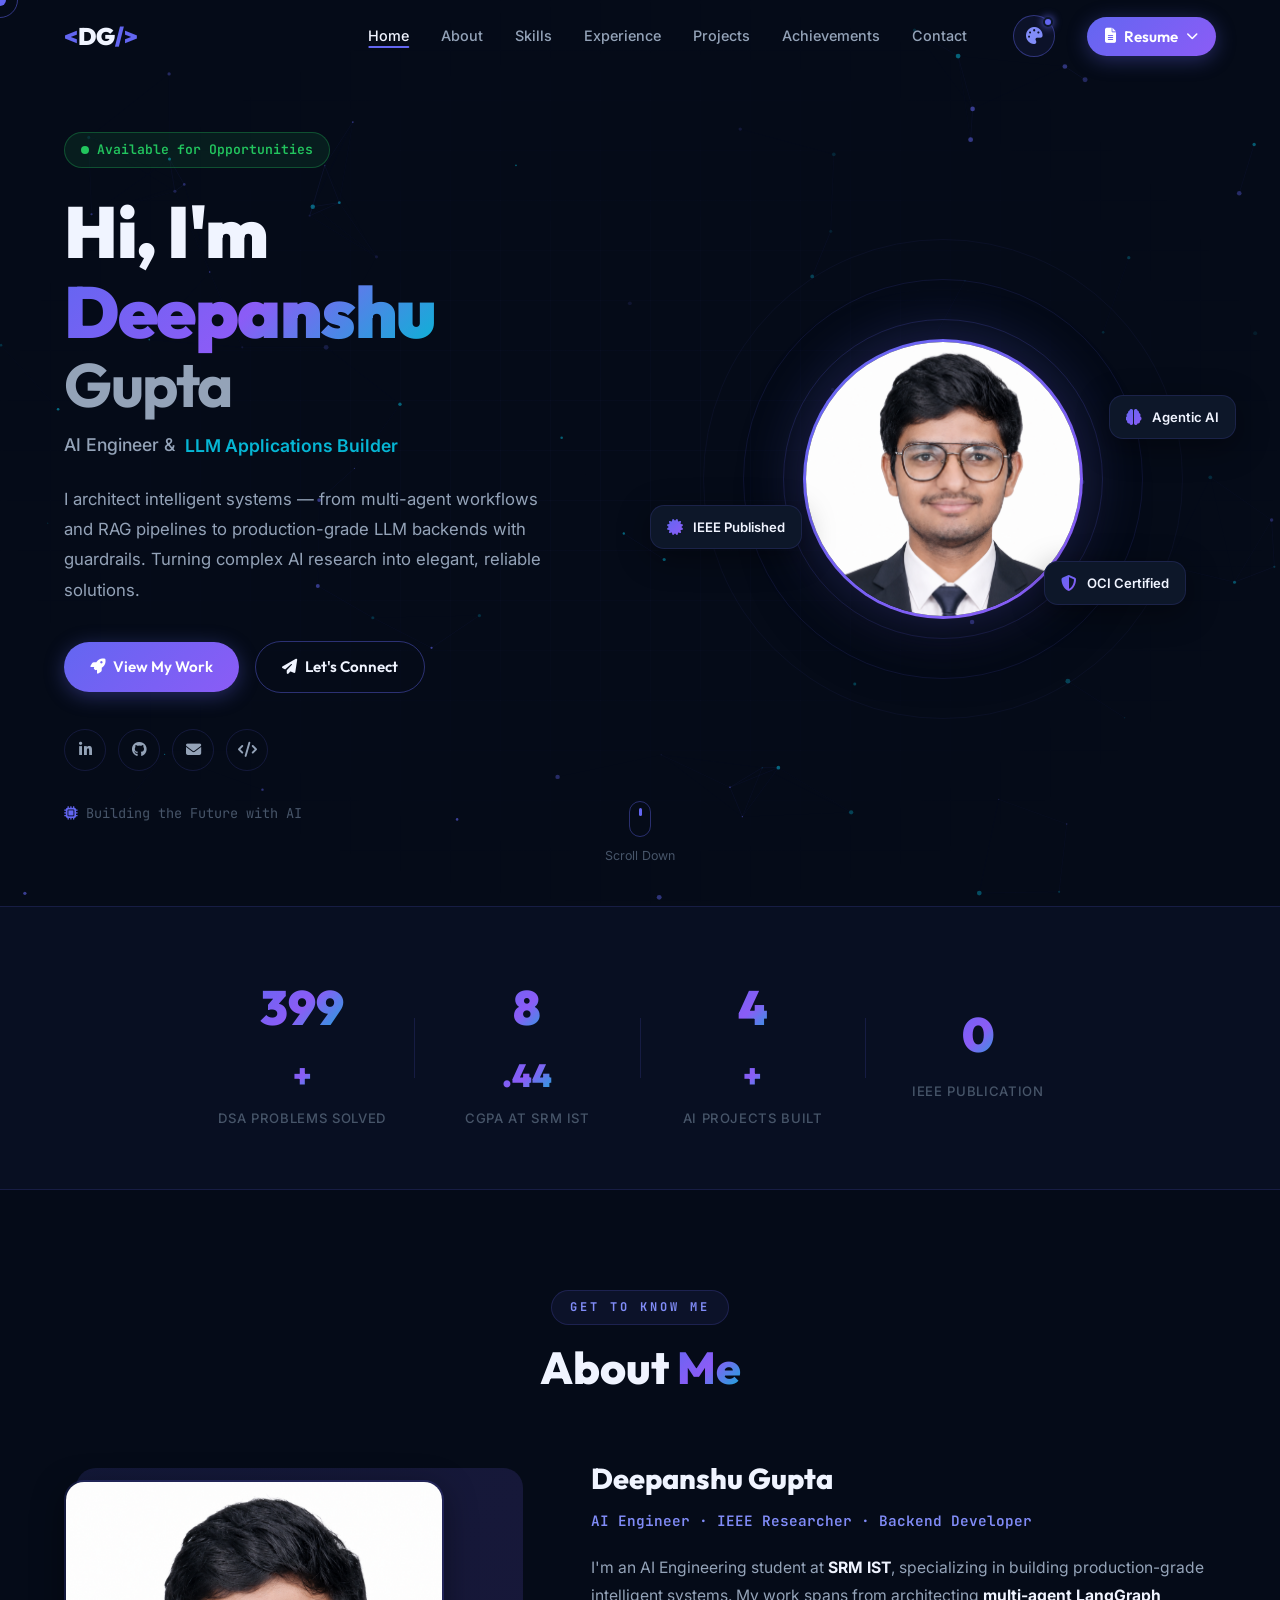
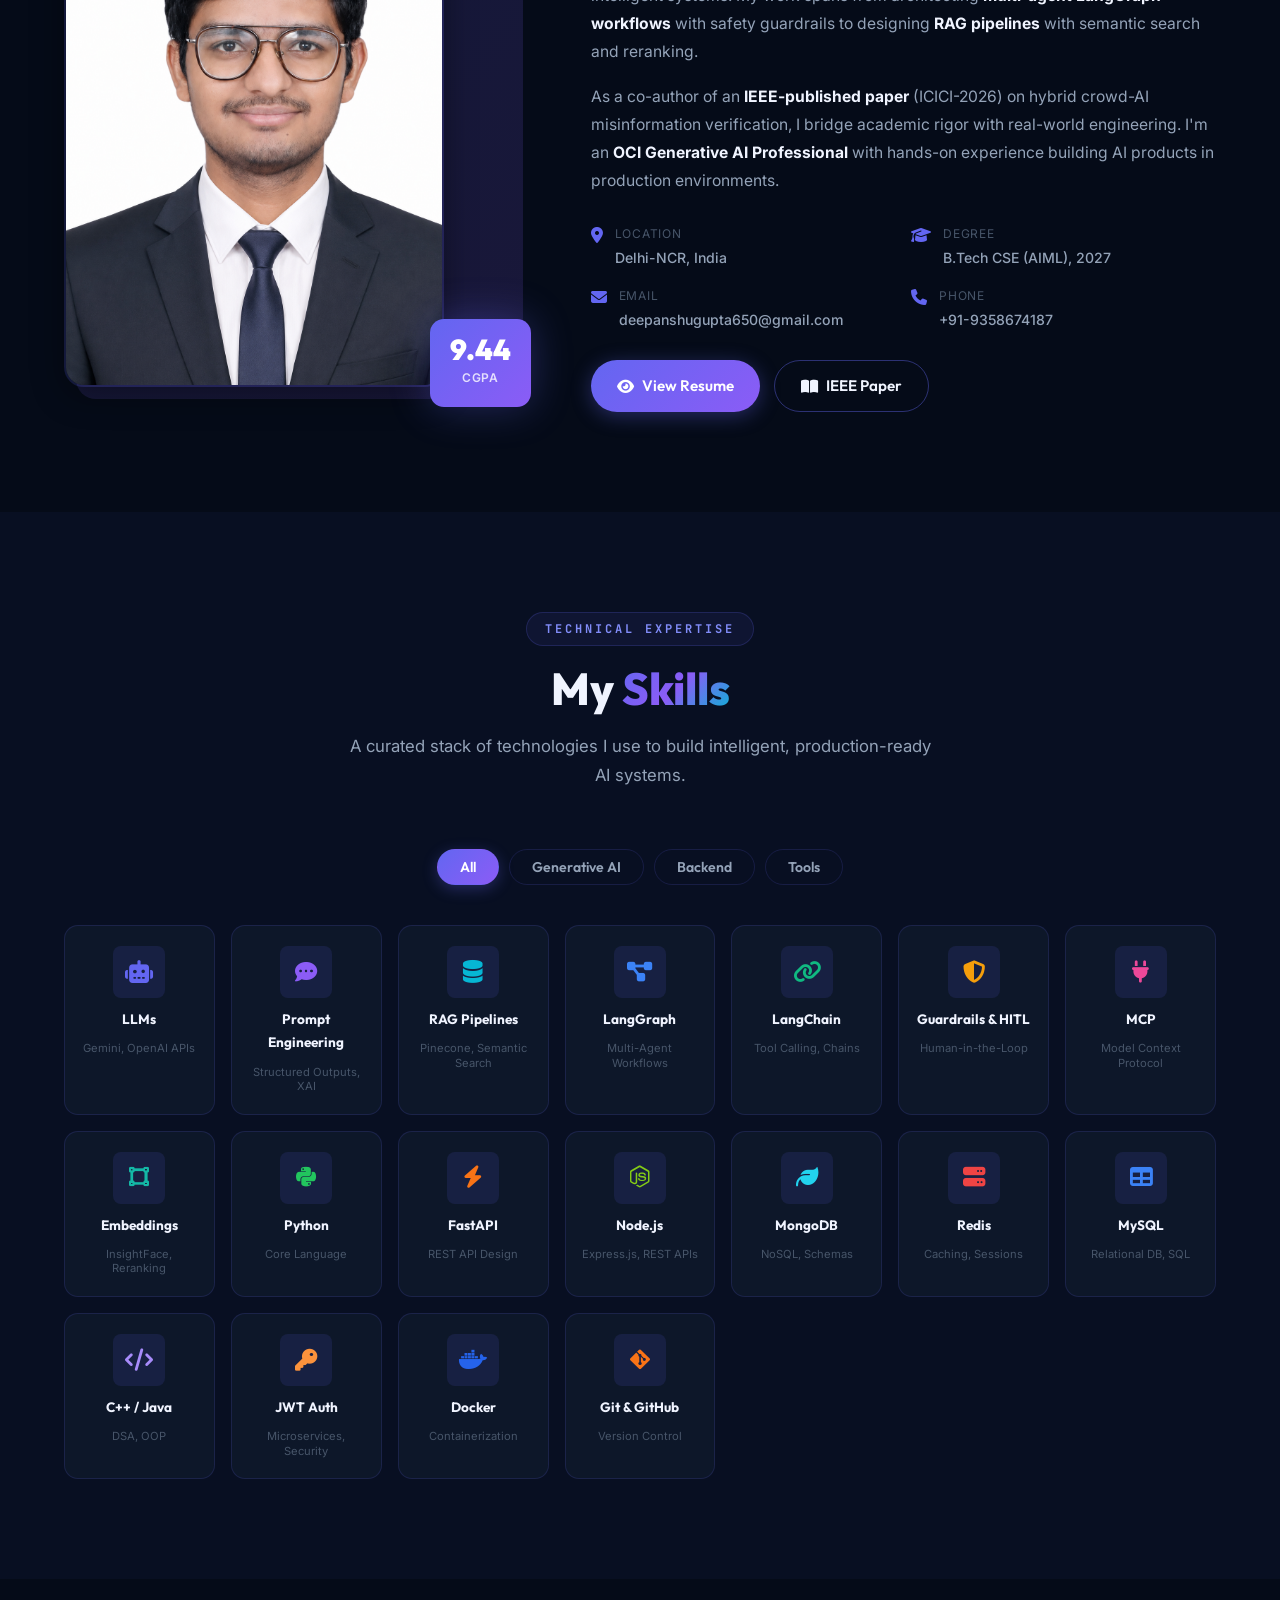
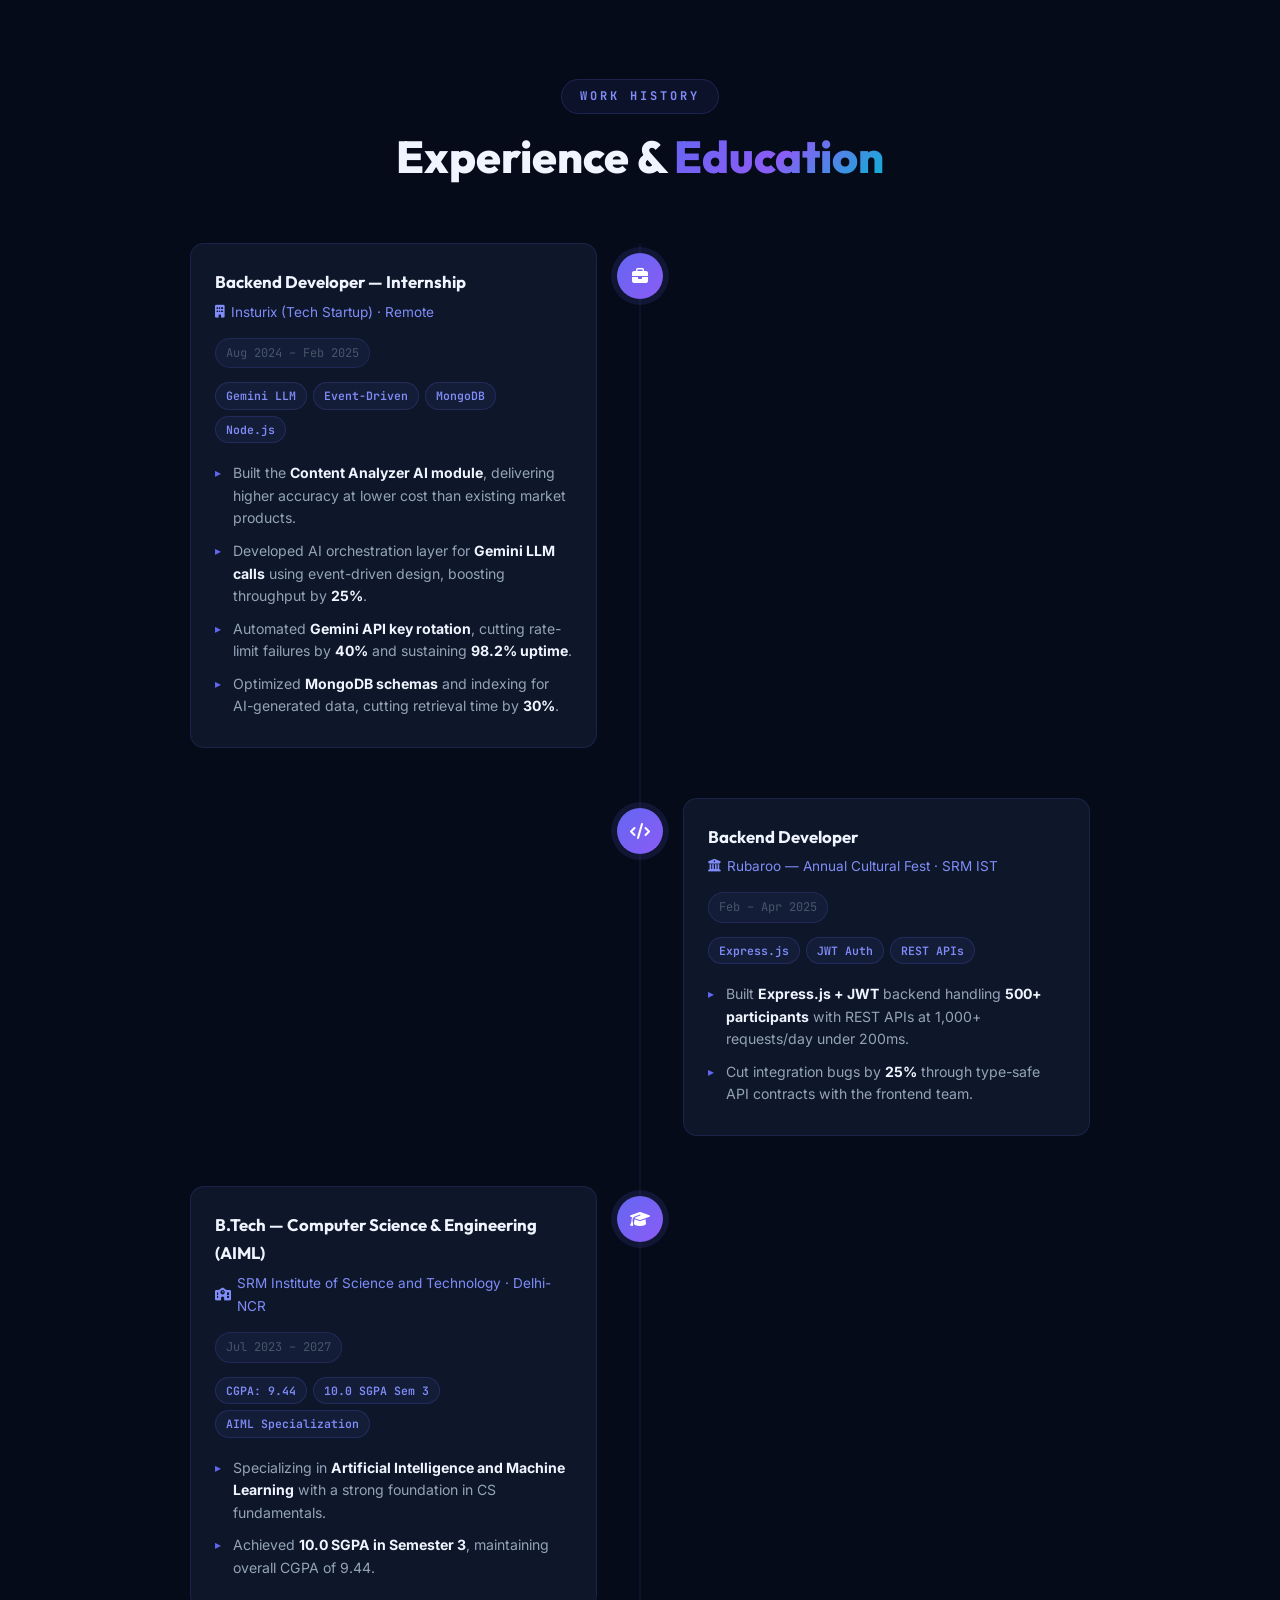
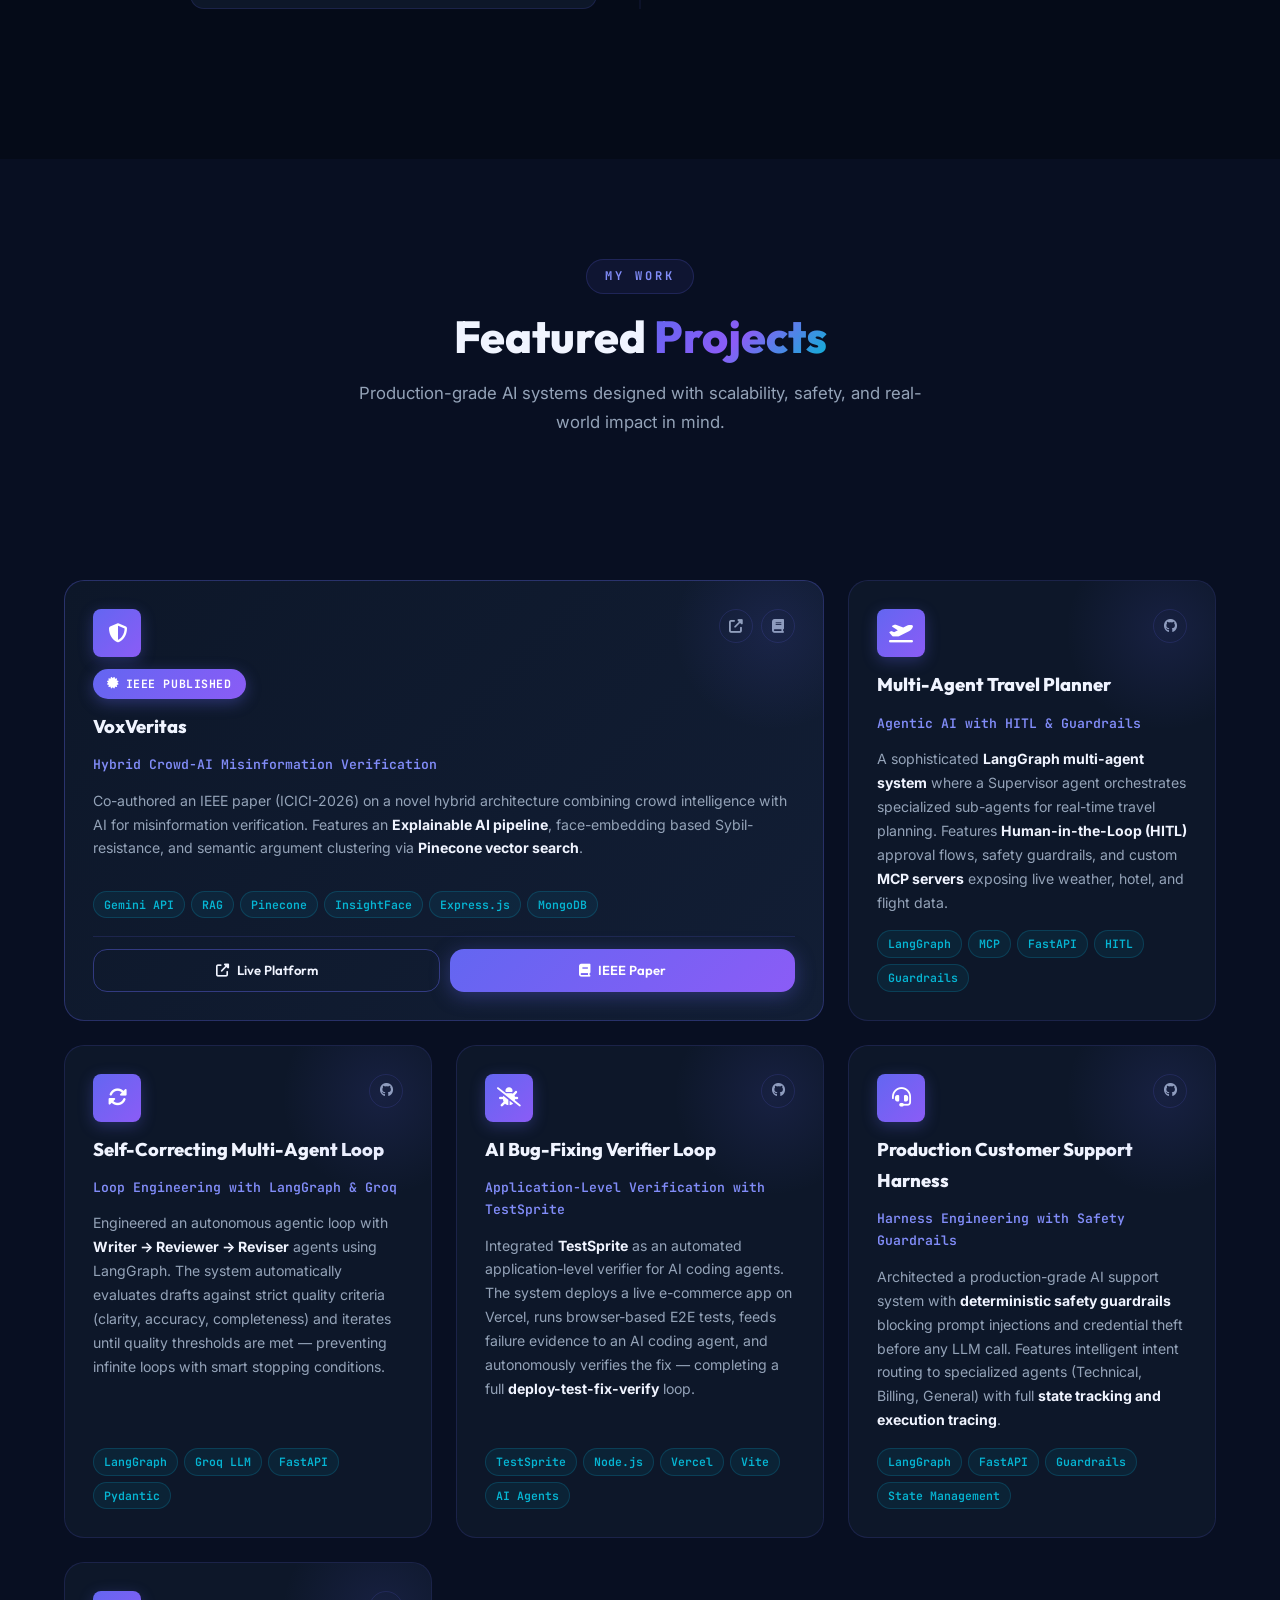
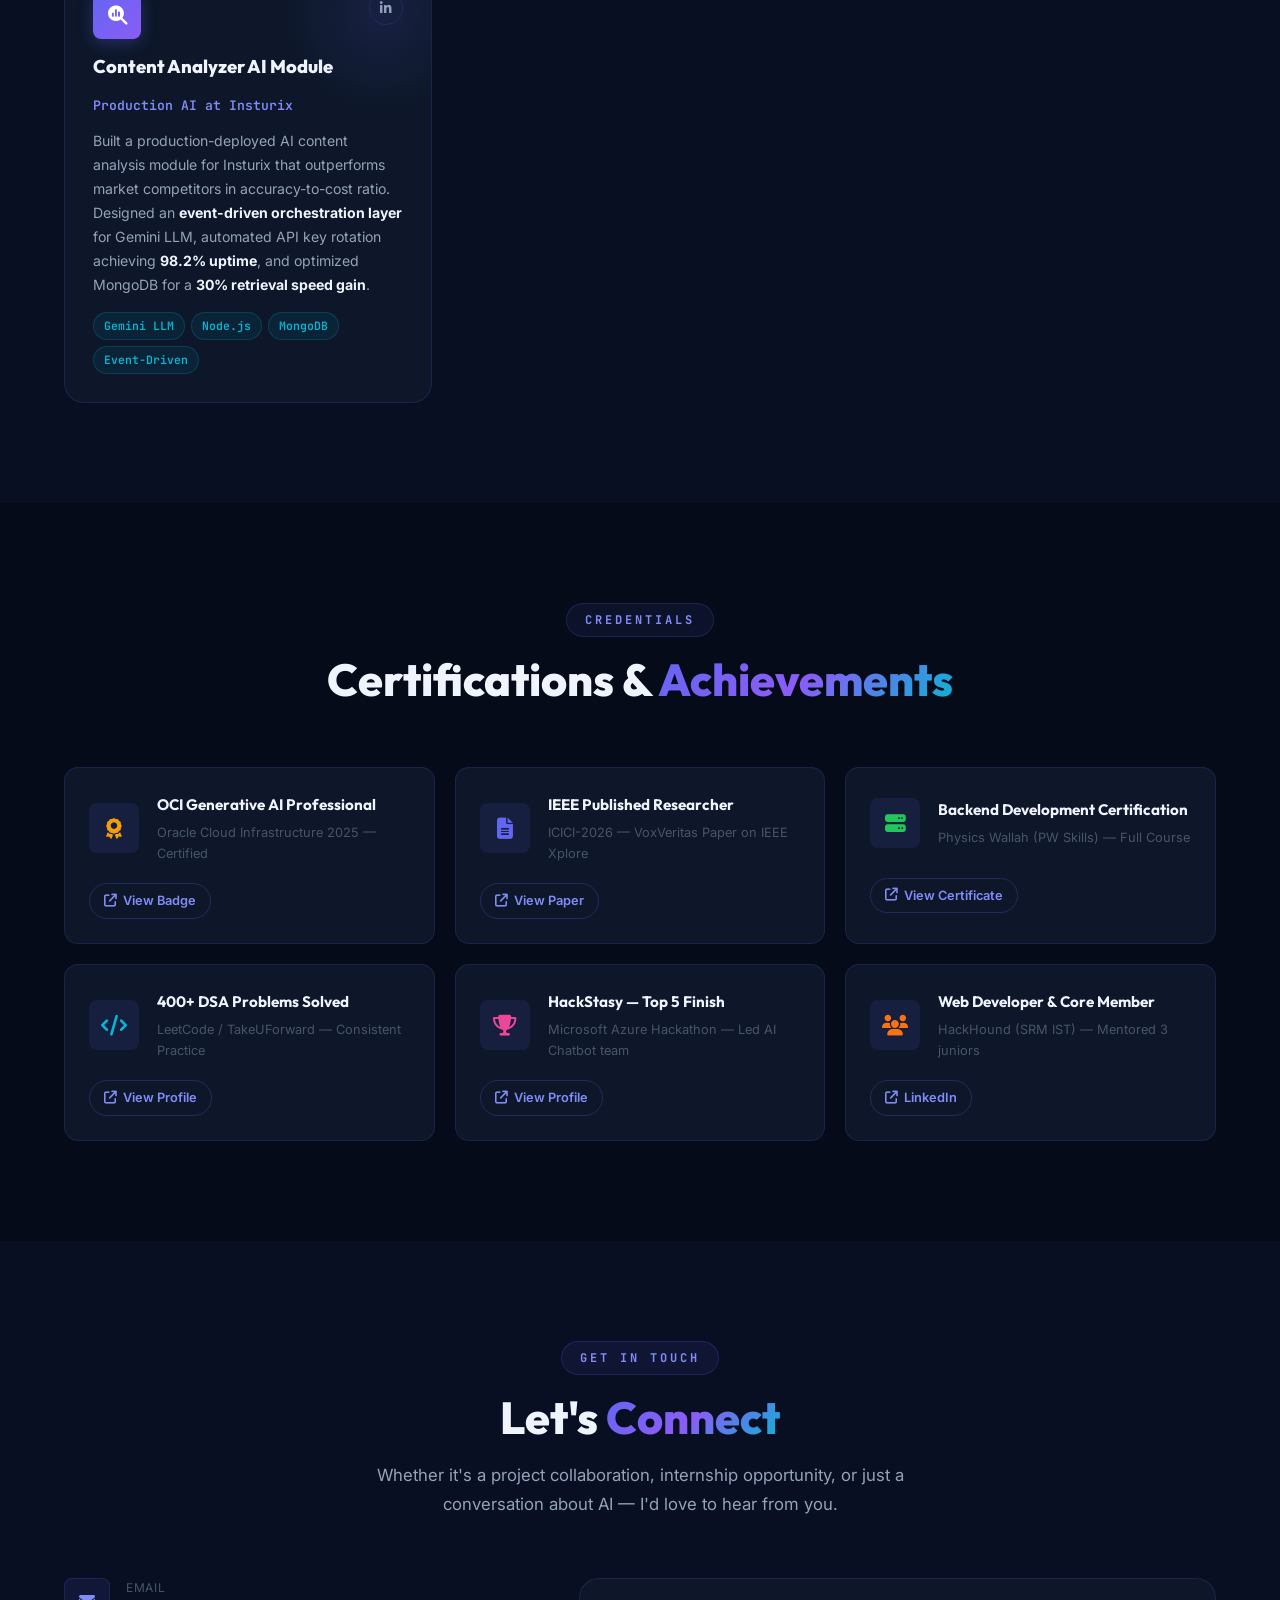
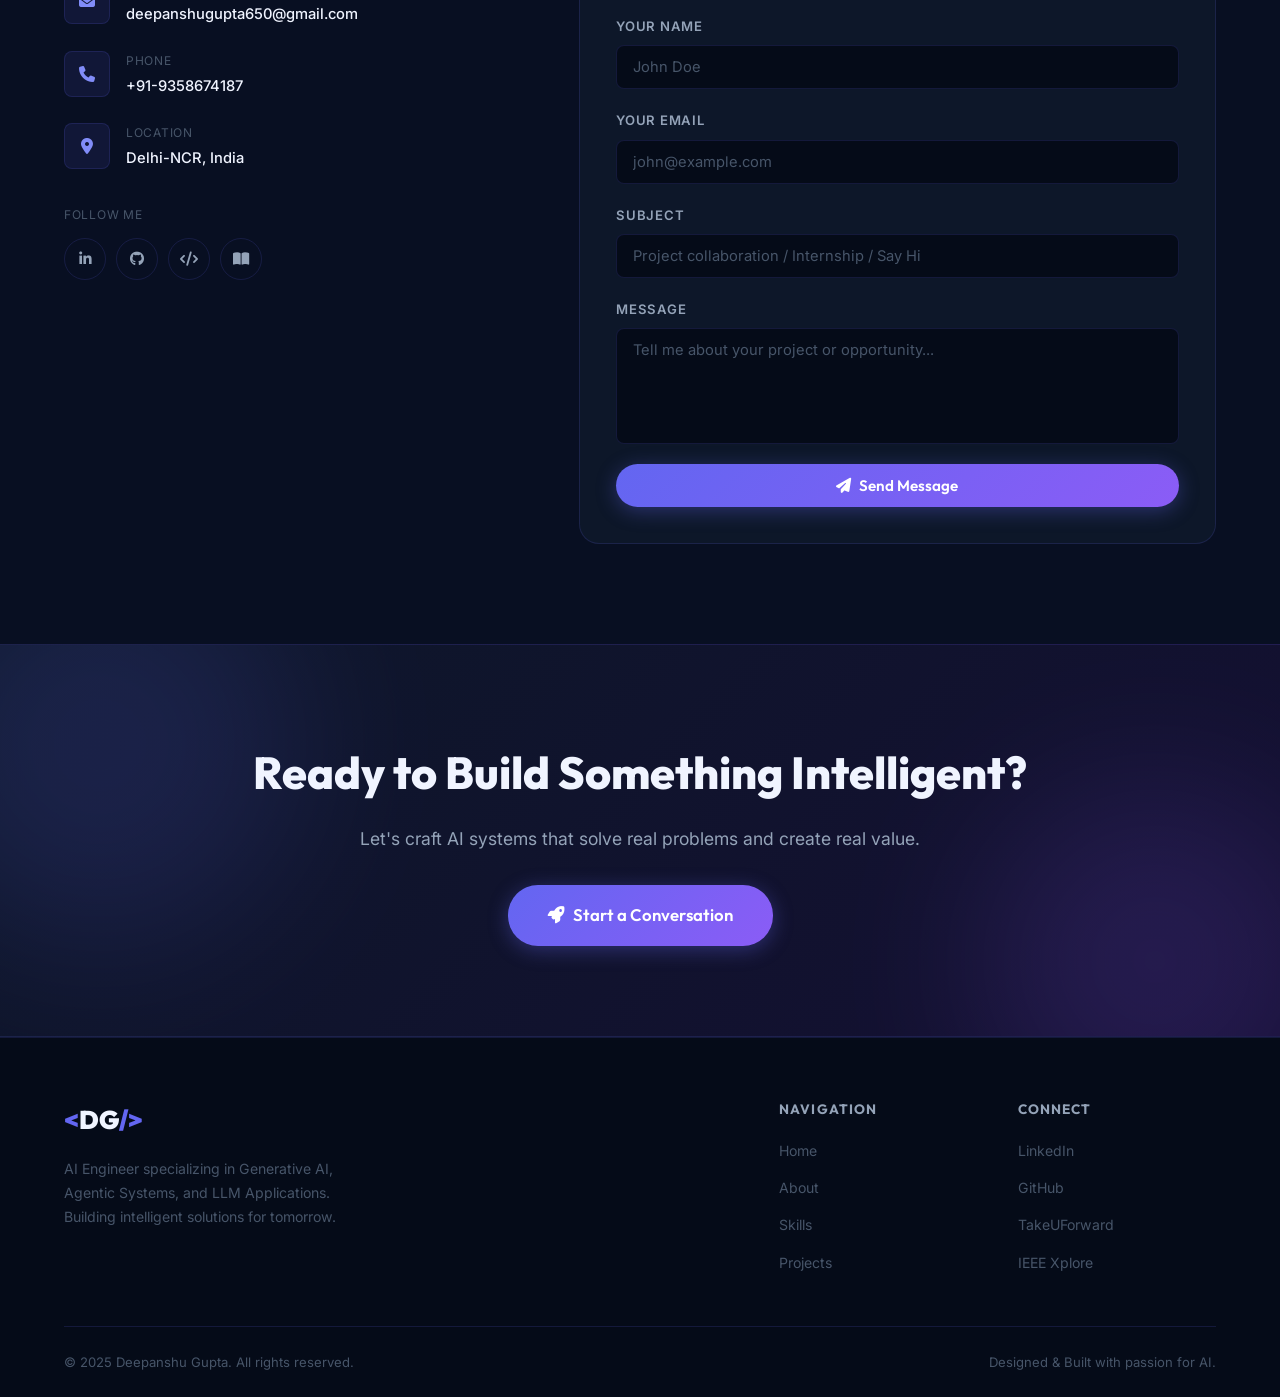
<file: index.html>
<!DOCTYPE html>
<html lang="en">
<head>
  <meta charset="UTF-8" />
  <meta name="viewport" content="width=device-width, initial-scale=1.0" />
  <title>Deepanshu Gupta — AI Engineer & Agentic AI Specialist</title>
  <meta name="description" content="Portfolio of Deepanshu Gupta — AI Engineer specializing in Generative AI, LLM applications, Agentic AI systems, RAG pipelines, and multi-agent workflows. IEEE-published researcher and OCI Generative AI Professional." />
  <meta name="theme-color" content="#0a0b10" />

  <!-- Favicon -->
  <link rel="icon" type="image/svg+xml" href="favicon.svg" />

  <!-- Open Graph / Facebook / LinkedIn -->
  <meta property="og:type" content="website" />
  <meta property="og:title" content="Deepanshu Gupta — AI Engineer & Agentic AI Specialist" />
  <meta property="og:description" content="Portfolio of Deepanshu Gupta — AI Engineer specializing in Generative AI, LLM applications, Agentic AI systems, RAG pipelines, and multi-agent workflows. IEEE-published researcher and OCI Generative AI Professional." />
  <meta property="og:image" content="profile.png" />

  <!-- Twitter Card -->
  <meta name="twitter:card" content="summary_large_image" />
  <meta name="twitter:title" content="Deepanshu Gupta — AI Engineer & Agentic AI Specialist" />
  <meta name="twitter:description" content="Portfolio of Deepanshu Gupta — AI Engineer specializing in Generative AI, LLM applications, Agentic AI systems, RAG pipelines, and multi-agent workflows. IEEE-published researcher and OCI Generative AI Professional." />
  <meta name="twitter:image" content="profile.png" />

  <!-- Google Fonts & FontAwesome -->
  <link rel="preconnect" href="https://fonts.googleapis.com" />
  <link rel="preconnect" href="https://fonts.gstatic.com" crossorigin />
  <link href="https://fonts.googleapis.com/css2?family=Outfit:wght@300;400;500;600;700;800;900&family=Inter:wght@300;400;500;600&family=JetBrains+Mono:wght@400;500&display=swap" rel="stylesheet" />
  <link rel="stylesheet" href="https://cdnjs.cloudflare.com/ajax/libs/font-awesome/6.5.0/css/all.min.css" />
  <link rel="stylesheet" href="style.css" />
  <!-- Theme Switcher Colors injected by JS -->
</head>
<body>

  <!-- ===== CUSTOM CURSOR ===== -->
  <div class="cursor" id="cursor"></div>
  <div class="cursor-follower" id="cursorFollower"></div>

  <!-- ===== LOADER ===== -->
  <div class="loader" id="loader">
    <div class="loader-inner">
      <div class="loader-logo">DG</div>
      <div class="loader-bar"><div class="loader-progress" id="loaderProgress"></div></div>
      <p class="loader-text">Initializing AI System...</p>
    </div>
  </div>

  <!-- ===== NAVBAR ===== -->
  <nav class="navbar" id="navbar">
    <div class="nav-container">
      <a href="#home" class="nav-logo">
        <span class="logo-bracket">&lt;</span>DG<span class="logo-bracket">/&gt;</span>
      </a>
      <ul class="nav-links" id="navLinks">
        <li><a href="#home" class="nav-link active">Home</a></li>
        <li><a href="#about" class="nav-link">About</a></li>
        <li><a href="#skills" class="nav-link">Skills</a></li>
        <li><a href="#experience" class="nav-link">Experience</a></li>
        <li><a href="#projects" class="nav-link">Projects</a></li>
        <li><a href="#certifications" class="nav-link">Achievements</a></li>
        <li><a href="#contact" class="nav-link">Contact</a></li>
      </ul>
      <!-- Theme Switcher (Sequential Toggle) -->
      <div class="theme-switcher" id="themeSwitcher">
        <button class="theme-toggle-btn" id="themeToggleBtn" aria-label="Cycle color theme" title="Theme: Indigo Cosmos (Click to switch)">
          <i class="fas fa-palette"></i>
          <span class="theme-badge-dot" id="themeBadgeDot"></span>
        </button>
      </div>

      <!-- Theme Toast Notification -->
      <div class="theme-toast" id="themeToast" aria-live="polite"></div>

      <!-- Resume Dropdown -->
      <div class="resume-dropdown" id="resumeDropdown">
        <button class="btn btn-primary nav-cta resume-trigger" id="resumeTrigger">
          <i class="fas fa-file-alt"></i> Resume <i class="fas fa-chevron-down resume-chevron"></i>
        </button>
        <div class="resume-menu" id="resumeMenu">
          <a href="https://drive.google.com/file/d/1e460XeyVys7kwiIqdDJGY84i5JlRn33x/view?usp=sharing" target="_blank" class="resume-menu-item">
            <i class="fas fa-eye"></i>
            <div>
              <span class="rmenu-title">View Resume</span>
              <span class="rmenu-sub">Open in Google Drive</span>
            </div>
          </a>
          <a href="https://drive.google.com/uc?export=download&id=1e460XeyVys7kwiIqdDJGY84i5JlRn33x" target="_blank" class="resume-menu-item">
            <i class="fas fa-download"></i>
            <div>
              <span class="rmenu-title">Download PDF</span>
              <span class="rmenu-sub">Save to your device</span>
            </div>
          </a>
        </div>
      </div>

      <button class="hamburger" id="hamburger" aria-label="Toggle menu">
        <span></span><span></span><span></span>
      </button>
    </div>
  </nav>

  <!-- ===== HERO SECTION ===== -->
  <section id="home" class="hero">
    <canvas id="particleCanvas"></canvas>
    <div class="hero-bg-grid"></div>
    <div class="hero-container">
      <div class="hero-content">
        <div class="hero-badge reveal-up">
          <span class="badge-dot"></span>
          <span>Available for Opportunities</span>
        </div>
        <h1 class="hero-title reveal-up">
          Hi, I'm <span class="text-gradient">Deepanshu</span><br />
          <span class="hero-subtitle-role">Gupta</span>
        </h1>
        <div class="hero-role reveal-up">
          <span class="role-prefix">AI Engineer &amp;</span>
          <div class="role-cycler">
            <span class="role-item active">Agentic AI Specialist</span>
            <span class="role-item">LLM Applications Builder</span>
            <span class="role-item">RAG Pipeline Engineer</span>
            <span class="role-item">IEEE Published Researcher</span>
          </div>
        </div>
        <p class="hero-desc reveal-up">
          I architect intelligent systems — from multi-agent workflows and RAG pipelines 
          to production-grade LLM backends with guardrails. Turning complex AI research 
          into elegant, reliable solutions.
        </p>
        <div class="hero-actions reveal-up">
          <a href="#projects" class="btn btn-primary btn-glow">
            <i class="fas fa-rocket"></i> View My Work
          </a>
          <a href="#contact" class="btn btn-outline">
            <i class="fas fa-paper-plane"></i> Let's Connect
          </a>
        </div>
        <div class="hero-socials reveal-up">
          <a href="https://www.linkedin.com/in/deepanshu-gupta-650d" target="_blank" aria-label="LinkedIn" class="social-icon">
            <i class="fab fa-linkedin-in"></i>
          </a>
          <a href="https://github.com/deepanshuguptacode" target="_blank" aria-label="GitHub" class="social-icon">
            <i class="fab fa-github"></i>
          </a>
          <a href="mailto:deepanshugupta650@gmail.com" aria-label="Email" class="social-icon">
            <i class="fas fa-envelope"></i>
          </a>
          <a href="https://takeuforward.org/profile/deepanshuguptacode/" target="_blank" aria-label="TakeUForward" class="social-icon">
            <i class="fas fa-code"></i>
          </a>
        </div>
        <div class="hero-tag reveal-up">
          <span class="tag-icon"><i class="fas fa-microchip"></i></span>
          <span>Building the Future with AI</span>
        </div>
      </div>
      <div class="hero-image-wrapper reveal-right">
        <div class="hero-image-ring ring-1"></div>
        <div class="hero-image-ring ring-2"></div>
        <div class="hero-image-ring ring-3"></div>
        <div class="hero-image-frame">
          <img src="profile.png" alt="Deepanshu Gupta - AI Engineer" class="hero-profile-img" />
        </div>
        <div class="hero-float-card card-1">
          <i class="fas fa-brain"></i>
          <span>Agentic AI</span>
        </div>
        <div class="hero-float-card card-2">
          <i class="fas fa-certificate"></i>
          <span>IEEE Published</span>
        </div>
        <div class="hero-float-card card-3">
          <i class="fas fa-shield-halved"></i>
          <span>OCI Certified</span>
        </div>
      </div>
    </div>
    <div class="scroll-indicator">
      <div class="scroll-mouse">
        <div class="scroll-wheel"></div>
      </div>
      <span>Scroll Down</span>
    </div>
  </section>

  <!-- ===== STATS RIBBON ===== -->
  <section class="stats-ribbon">
    <div class="stats-container">
      <div class="stat-item reveal-up">
        <div class="stat-number" data-count="400">0</div>
        <div class="stat-suffix">+</div>
        <div class="stat-label">DSA Problems Solved</div>
      </div>
      <div class="stat-divider"></div>
      <div class="stat-item reveal-up">
        <div class="stat-number" data-count="9">0</div>
        <div class="stat-suffix">.44</div>
        <div class="stat-label">CGPA at SRM IST</div>
      </div>
      <div class="stat-divider"></div>
      <div class="stat-item reveal-up">
        <div class="stat-number" data-count="5">0</div>
        <div class="stat-suffix">+</div>
        <div class="stat-label">AI Projects Built</div>
      </div>
      <div class="stat-divider"></div>
      <div class="stat-item reveal-up">
        <div class="stat-number" data-count="1">0</div>
        <div class="stat-suffix"></div>
        <div class="stat-label">IEEE Publication</div>
      </div>
    </div>
  </section>

  <!-- ===== ABOUT SECTION ===== -->
  <section id="about" class="about">
    <div class="section-container">
      <div class="section-header reveal-up">
        <span class="section-tag">GET TO KNOW ME</span>
        <h2 class="section-title">About <span class="text-gradient">Me</span></h2>
      </div>
      <div class="about-grid">
        <div class="about-image-col reveal-left">
          <div class="about-image-wrapper">
            <div class="about-img-bg"></div>
            <img src="profile.png" alt="Deepanshu Gupta" class="about-img" />
            <div class="about-experience-badge">
              <span class="exp-number">9.44</span>
              <span class="exp-label">CGPA</span>
            </div>
          </div>
        </div>
        <div class="about-content-col reveal-right">
          <h3 class="about-name">Deepanshu Gupta</h3>
          <p class="about-role-label">AI Engineer · IEEE Researcher · Backend Developer</p>
          <p class="about-bio">
            I'm an AI Engineering student at <strong>SRM IST</strong>, specializing in building 
            production-grade intelligent systems. My work spans from architecting 
            <strong>multi-agent LangGraph workflows</strong> with safety guardrails to 
            designing <strong>RAG pipelines</strong> with semantic search and reranking.
          </p>
          <p class="about-bio">
            As a co-author of an <strong>IEEE-published paper</strong> (ICICI-2026) on hybrid 
            crowd-AI misinformation verification, I bridge academic rigor with real-world engineering. 
            I'm an <strong>OCI Generative AI Professional</strong> with hands-on experience 
            building AI products in production environments.
          </p>
          <div class="about-info-grid">
            <div class="about-info-item">
              <i class="fas fa-map-marker-alt"></i>
              <div>
                <span class="info-label">Location</span>
                <span class="info-value">Delhi-NCR, India</span>
              </div>
            </div>
            <div class="about-info-item">
              <i class="fas fa-graduation-cap"></i>
              <div>
                <span class="info-label">Degree</span>
                <span class="info-value">B.Tech CSE (AIML), 2027</span>
              </div>
            </div>
            <div class="about-info-item">
              <i class="fas fa-envelope"></i>
              <div>
                <span class="info-label">Email</span>
                <span class="info-value">deepanshugupta650@gmail.com</span>
              </div>
            </div>
            <div class="about-info-item">
              <i class="fas fa-phone"></i>
              <div>
                <span class="info-label">Phone</span>
                <span class="info-value">+91-9358674187</span>
              </div>
            </div>
          </div>
          <div class="about-actions">
            <a href="https://drive.google.com/file/d/1e460XeyVys7kwiIqdDJGY84i5JlRn33x/view?usp=sharing" target="_blank" class="btn btn-primary">
              <i class="fas fa-eye"></i> View Resume
            </a>
            <a href="https://ieeexplore.ieee.org/document/11565047" target="_blank" class="btn btn-outline">
              <i class="fas fa-book-open"></i> IEEE Paper
            </a>
          </div>
        </div>
      </div>
    </div>
  </section>

  <!-- ===== SKILLS SECTION ===== -->
  <section id="skills" class="skills">
    <div class="section-container">
      <div class="section-header reveal-up">
        <span class="section-tag">TECHNICAL EXPERTISE</span>
        <h2 class="section-title">My <span class="text-gradient">Skills</span></h2>
        <p class="section-desc">A curated stack of technologies I use to build intelligent, production-ready AI systems.</p>
      </div>

      <div class="skills-categories reveal-up">
        <button class="skills-filter active" data-filter="all">All</button>
        <button class="skills-filter" data-filter="ai">Generative AI</button>
        <button class="skills-filter" data-filter="backend">Backend</button>
        <button class="skills-filter" data-filter="tools">Tools</button>
      </div>

      <div class="skills-grid">

        <!-- Generative AI & LLMs -->
        <div class="skill-card reveal-up" data-category="ai">
          <div class="skill-icon-wrap" style="--clr:#6366f1">
            <i class="fas fa-robot"></i>
          </div>
          <span class="skill-name">LLMs</span>
          <span class="skill-sub">Gemini, OpenAI APIs</span>
        </div>
        <div class="skill-card reveal-up" data-category="ai">
          <div class="skill-icon-wrap" style="--clr:#8b5cf6">
            <i class="fas fa-comment-dots"></i>
          </div>
          <span class="skill-name">Prompt Engineering</span>
          <span class="skill-sub">Structured Outputs, XAI</span>
        </div>
        <div class="skill-card reveal-up" data-category="ai">
          <div class="skill-icon-wrap" style="--clr:#06b6d4">
            <i class="fas fa-database"></i>
          </div>
          <span class="skill-name">RAG Pipelines</span>
          <span class="skill-sub">Pinecone, Semantic Search</span>
        </div>
        <div class="skill-card reveal-up" data-category="ai">
          <div class="skill-icon-wrap" style="--clr:#3b82f6">
            <i class="fas fa-project-diagram"></i>
          </div>
          <span class="skill-name">LangGraph</span>
          <span class="skill-sub">Multi-Agent Workflows</span>
        </div>
        <div class="skill-card reveal-up" data-category="ai">
          <div class="skill-icon-wrap" style="--clr:#10b981">
            <i class="fas fa-link"></i>
          </div>
          <span class="skill-name">LangChain</span>
          <span class="skill-sub">Tool Calling, Chains</span>
        </div>
        <div class="skill-card reveal-up" data-category="ai">
          <div class="skill-icon-wrap" style="--clr:#f59e0b">
            <i class="fas fa-shield-halved"></i>
          </div>
          <span class="skill-name">Guardrails & HITL</span>
          <span class="skill-sub">Human-in-the-Loop</span>
        </div>
        <div class="skill-card reveal-up" data-category="ai">
          <div class="skill-icon-wrap" style="--clr:#ec4899">
            <i class="fas fa-plug"></i>
          </div>
          <span class="skill-name">MCP</span>
          <span class="skill-sub">Model Context Protocol</span>
        </div>
        <div class="skill-card reveal-up" data-category="ai">
          <div class="skill-icon-wrap" style="--clr:#14b8a6">
            <i class="fas fa-vector-square"></i>
          </div>
          <span class="skill-name">Embeddings</span>
          <span class="skill-sub">InsightFace, Reranking</span>
        </div>

        <!-- Backend -->
        <div class="skill-card reveal-up" data-category="backend">
          <div class="skill-icon-wrap" style="--clr:#22c55e">
            <i class="fab fa-python"></i>
          </div>
          <span class="skill-name">Python</span>
          <span class="skill-sub">Core Language</span>
        </div>
        <div class="skill-card reveal-up" data-category="backend">
          <div class="skill-icon-wrap" style="--clr:#f97316">
            <i class="fas fa-bolt"></i>
          </div>
          <span class="skill-name">FastAPI</span>
          <span class="skill-sub">REST API Design</span>
        </div>
        <div class="skill-card reveal-up" data-category="backend">
          <div class="skill-icon-wrap" style="--clr:#84cc16">
            <i class="fab fa-node-js"></i>
          </div>
          <span class="skill-name">Node.js</span>
          <span class="skill-sub">Express.js, REST APIs</span>
        </div>
        <div class="skill-card reveal-up" data-category="backend">
          <div class="skill-icon-wrap" style="--clr:#22d3ee">
            <i class="fas fa-leaf"></i>
          </div>
          <span class="skill-name">MongoDB</span>
          <span class="skill-sub">NoSQL, Schemas</span>
        </div>
        <div class="skill-card reveal-up" data-category="backend">
          <div class="skill-icon-wrap" style="--clr:#ef4444">
            <i class="fas fa-server"></i>
          </div>
          <span class="skill-name">Redis</span>
          <span class="skill-sub">Caching, Sessions</span>
        </div>
        <div class="skill-card reveal-up" data-category="backend">
          <div class="skill-icon-wrap" style="--clr:#3b82f6">
            <i class="fas fa-table"></i>
          </div>
          <span class="skill-name">MySQL</span>
          <span class="skill-sub">Relational DB, SQL</span>
        </div>
        <div class="skill-card reveal-up" data-category="backend">
          <div class="skill-icon-wrap" style="--clr:#a78bfa">
            <i class="fas fa-code"></i>
          </div>
          <span class="skill-name">C++ / Java</span>
          <span class="skill-sub">DSA, OOP</span>
        </div>
        <div class="skill-card reveal-up" data-category="backend">
          <div class="skill-icon-wrap" style="--clr:#fb923c">
            <i class="fas fa-key"></i>
          </div>
          <span class="skill-name">JWT Auth</span>
          <span class="skill-sub">Microservices, Security</span>
        </div>

        <!-- Tools -->
        <div class="skill-card reveal-up" data-category="tools">
          <div class="skill-icon-wrap" style="--clr:#2563eb">
            <i class="fab fa-docker"></i>
          </div>
          <span class="skill-name">Docker</span>
          <span class="skill-sub">Containerization</span>
        </div>
        <div class="skill-card reveal-up" data-category="tools">
          <div class="skill-icon-wrap" style="--clr:#f97316">
            <i class="fab fa-git-alt"></i>
          </div>
          <span class="skill-name">Git & GitHub</span>
          <span class="skill-sub">Version Control</span>
        </div>
        <div class="skill-card reveal-up" data-category="tools">
          <div class="skill-icon-wrap" style="--clr:#ff6c37">
            <i class="fas fa-paper-plane"></i>
          </div>
          <span class="skill-name">Postman</span>
          <span class="skill-sub">API Testing</span>
        </div>
        <div class="skill-card reveal-up" data-category="tools">
          <div class="skill-icon-wrap" style="--clr:#f59e0b">
            <i class="fab fa-aws"></i>
          </div>
          <span class="skill-name">AWS</span>
          <span class="skill-sub">Cloud Basics</span>
        </div>
      </div>
    </div>
  </section>

  <!-- ===== EXPERIENCE SECTION ===== -->
  <section id="experience" class="experience">
    <div class="section-container">
      <div class="section-header reveal-up">
        <span class="section-tag">WORK HISTORY</span>
        <h2 class="section-title">Experience &amp; <span class="text-gradient">Education</span></h2>
      </div>
      <div class="timeline">

        <div class="timeline-item reveal-left">
          <div class="timeline-dot">
            <i class="fas fa-briefcase"></i>
          </div>
          <div class="timeline-card">
            <div class="timeline-header">
              <div>
                <h3 class="timeline-title">Backend Developer — Internship</h3>
                <p class="timeline-company"><i class="fas fa-building"></i> Insturix (Tech Startup) · Remote</p>
              </div>
              <span class="timeline-date">Aug 2024 – Feb 2025</span>
            </div>
            <div class="timeline-tags">
              <span class="tag">Gemini LLM</span>
              <span class="tag">Event-Driven</span>
              <span class="tag">MongoDB</span>
              <span class="tag">Node.js</span>
            </div>
            <ul class="timeline-bullets">
              <li>Built the <strong>Content Analyzer AI module</strong>, delivering higher accuracy at lower cost than existing market products.</li>
              <li>Developed AI orchestration layer for <strong>Gemini LLM calls</strong> using event-driven design, boosting throughput by <strong>25%</strong>.</li>
              <li>Automated <strong>Gemini API key rotation</strong>, cutting rate-limit failures by <strong>40%</strong> and sustaining <strong>98.2% uptime</strong>.</li>
              <li>Optimized <strong>MongoDB schemas</strong> and indexing for AI-generated data, cutting retrieval time by <strong>30%</strong>.</li>
            </ul>
          </div>
        </div>

        <div class="timeline-item reveal-right">
          <div class="timeline-dot">
            <i class="fas fa-code"></i>
          </div>
          <div class="timeline-card">
            <div class="timeline-header">
              <div>
                <h3 class="timeline-title">Backend Developer</h3>
                <p class="timeline-company"><i class="fas fa-university"></i> Rubaroo — Annual Cultural Fest · SRM IST</p>
              </div>
              <span class="timeline-date">Feb – Apr 2025</span>
            </div>
            <div class="timeline-tags">
              <span class="tag">Express.js</span>
              <span class="tag">JWT Auth</span>
              <span class="tag">REST APIs</span>
            </div>
            <ul class="timeline-bullets">
              <li>Built <strong>Express.js + JWT</strong> backend handling <strong>500+ participants</strong> with REST APIs at 1,000+ requests/day under 200ms.</li>
              <li>Cut integration bugs by <strong>25%</strong> through type-safe API contracts with the frontend team.</li>
            </ul>
          </div>
        </div>

        <div class="timeline-item reveal-left">
          <div class="timeline-dot">
            <i class="fas fa-graduation-cap"></i>
          </div>
          <div class="timeline-card">
            <div class="timeline-header">
              <div>
                <h3 class="timeline-title">B.Tech — Computer Science & Engineering (AIML)</h3>
                <p class="timeline-company"><i class="fas fa-school"></i> SRM Institute of Science and Technology · Delhi-NCR</p>
              </div>
              <span class="timeline-date">Jul 2023 – 2027</span>
            </div>
            <div class="timeline-tags">
              <span class="tag">CGPA: 9.44</span>
              <span class="tag">10.0 SGPA Sem 3</span>
              <span class="tag">AIML Specialization</span>
            </div>
            <ul class="timeline-bullets">
              <li>Specializing in <strong>Artificial Intelligence and Machine Learning</strong> with a strong foundation in CS fundamentals.</li>
              <li>Achieved <strong>10.0 SGPA in Semester 3</strong>, maintaining overall CGPA of 9.44.</li>
            </ul>
          </div>
        </div>

      </div>
    </div>
  </section>

  <!-- ===== PROJECTS SECTION ===== -->
  <section id="projects" class="projects">
    <div class="section-container">
      <div class="section-header reveal-up">
        <span class="section-tag">MY WORK</span>
        <h2 class="section-title">Featured <span class="text-gradient">Projects</span></h2>
        <p class="section-desc">Production-grade AI systems designed with scalability, safety, and real-world impact in mind.</p>
      </div>

      <div class="projects-filter reveal-up">
        <button class="proj-filter active" data-pfilter="all">All</button>
        <button class="proj-filter" data-pfilter="agentic">Agentic AI</button>
        <button class="proj-filter" data-pfilter="rag">RAG & LLMs</button>
        <button class="proj-filter" data-pfilter="backend">Backend</button>
      </div>

      <div class="projects-grid">

        <!-- VoxVeritas -->
        <div class="project-card featured reveal-up" data-ptag="rag">
          <div class="project-glow"></div>
          <div class="project-header">
            <div class="project-icon-wrap">
              <i class="fas fa-shield-halved"></i>
            </div>
            <div class="project-links">
              <a href="https://www.voxveritas.tech" target="_blank" class="proj-link" title="Live Platform"><i class="fas fa-external-link-alt"></i></a>
              <a href="https://ieeexplore.ieee.org/document/11565047" target="_blank" class="proj-link" title="IEEE Paper"><i class="fas fa-book"></i></a>
            </div>
          </div>
          <div class="project-badge-inline">
            <i class="fas fa-certificate"></i> IEEE Published
          </div>
          <h3 class="project-title">VoxVeritas</h3>
          <p class="project-subtitle">Hybrid Crowd-AI Misinformation Verification</p>
          <p class="project-desc">
            Co-authored an IEEE paper (ICICI-2026) on a novel hybrid architecture combining crowd intelligence with AI for misinformation verification. Features an <strong>Explainable AI pipeline</strong>, face-embedding based Sybil-resistance, and semantic argument clustering via <strong>Pinecone vector search</strong>.
          </p>
          <div class="project-tech">
            <span>Gemini API</span><span>RAG</span><span>Pinecone</span><span>InsightFace</span><span>Express.js</span><span>MongoDB</span>
          </div>
          <div class="project-actions">
            <a href="https://www.voxveritas.tech" target="_blank" class="btn btn-outline proj-action-btn">
              <i class="fas fa-external-link-alt"></i> Live Platform
            </a>
            <a href="https://ieeexplore.ieee.org/document/11565047" target="_blank" class="btn btn-primary proj-action-btn">
              <i class="fas fa-book"></i> IEEE Paper
            </a>
          </div>
        </div>

        <!-- Multi-Agent Travel Planner -->
        <div class="project-card reveal-up" data-ptag="agentic">
          <div class="project-glow"></div>
          <div class="project-header">
            <div class="project-icon-wrap">
              <i class="fas fa-plane-departure"></i>
            </div>
            <div class="project-links">
              <a href="https://github.com/deepanshuguptacode" target="_blank" class="proj-link" title="GitHub"><i class="fab fa-github"></i></a>
            </div>
          </div>
          <h3 class="project-title">Multi-Agent Travel Planner</h3>
          <p class="project-subtitle">Agentic AI with HITL &amp; Guardrails</p>
          <p class="project-desc">
            A sophisticated <strong>LangGraph multi-agent system</strong> where a Supervisor agent orchestrates specialized sub-agents for real-time travel planning. Features <strong>Human-in-the-Loop (HITL)</strong> approval flows, safety guardrails, and custom <strong>MCP servers</strong> exposing live weather, hotel, and flight data.
          </p>
          <div class="project-tech">
            <span>LangGraph</span><span>MCP</span><span>FastAPI</span><span>HITL</span><span>Guardrails</span>
          </div>
        </div>

        <!-- Self-Correcting Multi-Agent -->
        <div class="project-card reveal-up" data-ptag="agentic">
          <div class="project-glow"></div>
          <div class="project-header">
            <div class="project-icon-wrap">
              <i class="fas fa-rotate"></i>
            </div>
            <div class="project-links">
              <a href="https://github.com/deepanshuguptacode" target="_blank" class="proj-link" title="GitHub"><i class="fab fa-github"></i></a>
            </div>
          </div>
          <h3 class="project-title">Self-Correcting Multi-Agent Loop</h3>
          <p class="project-subtitle">Loop Engineering with LangGraph &amp; Groq</p>
          <p class="project-desc">
            Engineered an autonomous agentic loop with <strong>Writer → Reviewer → Reviser</strong> agents using LangGraph. The system automatically evaluates drafts against strict quality criteria (clarity, accuracy, completeness) and iterates until quality thresholds are met — preventing infinite loops with smart stopping conditions.
          </p>
          <div class="project-tech">
            <span>LangGraph</span><span>Groq LLM</span><span>FastAPI</span><span>Pydantic</span>
          </div>
        </div>

        <!-- Bug-Fixing Loop -->
        <div class="project-card reveal-up" data-ptag="agentic">
          <div class="project-glow"></div>
          <div class="project-header">
            <div class="project-icon-wrap">
              <i class="fas fa-bug-slash"></i>
            </div>
            <div class="project-links">
              <a href="https://github.com/deepanshuguptacode" target="_blank" class="proj-link" title="GitHub"><i class="fab fa-github"></i></a>
            </div>
          </div>
          <h3 class="project-title">AI Bug-Fixing Verifier Loop</h3>
          <p class="project-subtitle">Application-Level Verification with TestSprite</p>
          <p class="project-desc">
            Integrated <strong>TestSprite</strong> as an automated application-level verifier for AI coding agents. The system deploys a live e-commerce app on Vercel, runs browser-based E2E tests, feeds failure evidence to an AI coding agent, and autonomously verifies the fix — completing a full <strong>deploy-test-fix-verify</strong> loop.
          </p>
          <div class="project-tech">
            <span>TestSprite</span><span>Node.js</span><span>Vercel</span><span>Vite</span><span>AI Agents</span>
          </div>
        </div>

        <!-- Customer Support Harness -->
        <div class="project-card reveal-up" data-ptag="agentic">
          <div class="project-glow"></div>
          <div class="project-header">
            <div class="project-icon-wrap">
              <i class="fas fa-headset"></i>
            </div>
            <div class="project-links">
              <a href="https://github.com/deepanshuguptacode" target="_blank" class="proj-link" title="GitHub"><i class="fab fa-github"></i></a>
            </div>
          </div>
          <h3 class="project-title">Production Customer Support Harness</h3>
          <p class="project-subtitle">Harness Engineering with Safety Guardrails</p>
          <p class="project-desc">
            Architected a production-grade AI support system with <strong>deterministic safety guardrails</strong> blocking prompt injections and credential theft before any LLM call. Features intelligent intent routing to specialized agents (Technical, Billing, General) with full <strong>state tracking and execution tracing</strong>.
          </p>
          <div class="project-tech">
            <span>LangGraph</span><span>FastAPI</span><span>Guardrails</span><span>State Management</span>
          </div>
        </div>

        <!-- Content Analyzer (Insturix) -->
        <div class="project-card reveal-up" data-ptag="backend">
          <div class="project-glow"></div>
          <div class="project-header">
            <div class="project-icon-wrap">
              <i class="fas fa-magnifying-glass-chart"></i>
            </div>
            <div class="project-links">
              <a href="https://linkedin.com/in/deepanshugupta650" target="_blank" class="proj-link" title="LinkedIn"><i class="fab fa-linkedin-in"></i></a>
            </div>
          </div>
          <h3 class="project-title">Content Analyzer AI Module</h3>
          <p class="project-subtitle">Production AI at Insturix</p>
          <p class="project-desc">
            Built a production-deployed AI content analysis module for Insturix that outperforms market competitors in accuracy-to-cost ratio. Designed an <strong>event-driven orchestration layer</strong> for Gemini LLM, automated API key rotation achieving <strong>98.2% uptime</strong>, and optimized MongoDB for a <strong>30% retrieval speed gain</strong>.
          </p>
          <div class="project-tech">
            <span>Gemini LLM</span><span>Node.js</span><span>MongoDB</span><span>Event-Driven</span>
          </div>
        </div>

      </div>
    </div>
  </section>

  <!-- ===== CERTIFICATIONS & ACHIEVEMENTS ===== -->
  <section id="certifications" class="certifications">
    <div class="section-container">
      <div class="section-header reveal-up">
        <span class="section-tag">CREDENTIALS</span>
        <h2 class="section-title">Certifications &amp; <span class="text-gradient">Achievements</span></h2>
      </div>
      <div class="certs-grid">

        <div class="cert-card reveal-up">
          <div class="cert-icon" style="--clr:#f59e0b">
            <i class="fas fa-award"></i>
          </div>
          <div class="cert-content">
            <h4>OCI Generative AI Professional</h4>
            <p>Oracle Cloud Infrastructure 2025 — Certified</p>
          </div>
          <a href="https://catalog-education.oracle.com/pls/certview/sharebadge?id=D1697C217E86DB7066CA74B71878189E83443397D52319E28D755FB68BBC4DCE" target="_blank" class="cert-link">
            <i class="fas fa-arrow-up-right-from-square"></i> View Badge
          </a>
        </div>

        <div class="cert-card reveal-up">
          <div class="cert-icon" style="--clr:#6366f1">
            <i class="fas fa-file-alt"></i>
          </div>
          <div class="cert-content">
            <h4>IEEE Published Researcher</h4>
            <p>ICICI-2026 — VoxVeritas Paper on IEEE Xplore</p>
          </div>
          <a href="https://ieeexplore.ieee.org/document/11565047" target="_blank" class="cert-link">
            <i class="fas fa-arrow-up-right-from-square"></i> View Paper
          </a>
        </div>

        <div class="cert-card reveal-up">
          <div class="cert-icon" style="--clr:#22c55e">
            <i class="fas fa-server"></i>
          </div>
          <div class="cert-content">
            <h4>Backend Development Certification</h4>
            <p>Physics Wallah (PW Skills) — Full Course</p>
          </div>
          <a href="https://pwskills.com/learn/certificate/c4ace320-e0d1-4858-ba31-304f4e119866/" target="_blank" class="cert-link">
            <i class="fas fa-arrow-up-right-from-square"></i> View Certificate
          </a>
        </div>

        <div class="cert-card reveal-up">
          <div class="cert-icon" style="--clr:#06b6d4">
            <i class="fas fa-code"></i>
          </div>
          <div class="cert-content">
            <h4>400+ DSA Problems Solved</h4>
            <p>LeetCode / TakeUForward — Consistent Practice</p>
          </div>
          <a href="https://takeuforward.org/profile/deepanshuguptacode" target="_blank" class="cert-link">
            <i class="fas fa-arrow-up-right-from-square"></i> View Profile
          </a>
        </div>

        <div class="cert-card reveal-up">
          <div class="cert-icon" style="--clr:#ec4899">
            <i class="fas fa-trophy"></i>
          </div>
          <div class="cert-content">
            <h4>HackStasy — Top 5 Finish</h4>
            <p>Microsoft Azure Hackathon — Led AI Chatbot team</p>
          </div>
          <a href="https://linkedin.com/in/deepanshugupta650" target="_blank" class="cert-link">
            <i class="fas fa-arrow-up-right-from-square"></i> View Profile
          </a>
        </div>

        <div class="cert-card reveal-up">
          <div class="cert-icon" style="--clr:#f97316">
            <i class="fas fa-users"></i>
          </div>
          <div class="cert-content">
            <h4>Web Developer & Core Member</h4>
            <p>HackHound (SRM IST) — Mentored 3 juniors</p>
          </div>
          <a href="https://linkedin.com/in/deepanshugupta650" target="_blank" class="cert-link">
            <i class="fas fa-arrow-up-right-from-square"></i> LinkedIn
          </a>
        </div>

      </div>
    </div>
  </section>

  <!-- ===== CONTACT SECTION ===== -->
  <section id="contact" class="contact">
    <div class="section-container">
      <div class="section-header reveal-up">
        <span class="section-tag">GET IN TOUCH</span>
        <h2 class="section-title">Let's <span class="text-gradient">Connect</span></h2>
        <p class="section-desc">Whether it's a project collaboration, internship opportunity, or just a conversation about AI — I'd love to hear from you.</p>
      </div>
      <div class="contact-grid">
        <div class="contact-info reveal-left">
          <div class="contact-info-item">
            <div class="contact-icon-wrap">
              <i class="fas fa-envelope"></i>
            </div>
            <div>
              <span class="contact-label">Email</span>
              <a href="mailto:deepanshugupta650@gmail.com" class="contact-value">deepanshugupta650@gmail.com</a>
            </div>
          </div>
          <div class="contact-info-item">
            <div class="contact-icon-wrap">
              <i class="fas fa-phone"></i>
            </div>
            <div>
              <span class="contact-label">Phone</span>
              <span class="contact-value">+91-9358674187</span>
            </div>
          </div>
          <div class="contact-info-item">
            <div class="contact-icon-wrap">
              <i class="fas fa-map-marker-alt"></i>
            </div>
            <div>
              <span class="contact-label">Location</span>
              <span class="contact-value">Delhi-NCR, India</span>
            </div>
          </div>
          <div class="contact-socials">
            <span class="contact-label">Follow Me</span>
            <div class="contact-social-links">
              <a href="https://linkedin.com/in/deepanshugupta650" target="_blank" class="contact-social-icon" aria-label="LinkedIn">
                <i class="fab fa-linkedin-in"></i>
              </a>
              <a href="https://github.com/deepanshuguptacode" target="_blank" class="contact-social-icon" aria-label="GitHub">
                <i class="fab fa-github"></i>
              </a>
              <a href="https://takeuforward.org/profile/deepanshuguptacode/" target="_blank" class="contact-social-icon" aria-label="TakeUForward">
                <i class="fas fa-code"></i>
              </a>
              <a href="https://ieeexplore.ieee.org/document/11565047" target="_blank" class="contact-social-icon" aria-label="IEEE">
                <i class="fas fa-book-open"></i>
              </a>
            </div>
          </div>
        </div>
        <div class="contact-form-wrap reveal-right">
          <form class="contact-form" id="contactForm">
            <div class="form-group">
              <label for="contactName">Your Name</label>
              <input type="text" id="contactName" placeholder="John Doe" required />
            </div>
            <div class="form-group">
              <label for="contactEmail">Your Email</label>
              <input type="email" id="contactEmail" placeholder="john@example.com" required />
            </div>
            <div class="form-group">
              <label for="contactSubject">Subject</label>
              <input type="text" id="contactSubject" placeholder="Project collaboration / Internship / Say Hi" />
            </div>
            <div class="form-group">
              <label for="contactMessage">Message</label>
              <textarea id="contactMessage" rows="5" placeholder="Tell me about your project or opportunity..." required></textarea>
            </div>
            <button type="submit" class="btn btn-primary btn-full" id="submitBtn">
              <i class="fas fa-paper-plane"></i> Send Message
            </button>
            <div class="form-status" id="formStatus"></div>
          </form>
        </div>
      </div>
    </div>
  </section>

  <!-- ===== CTA BANNER ===== -->
  <section class="cta-banner">
    <div class="cta-bg-orbs">
      <div class="cta-orb orb-1"></div>
      <div class="cta-orb orb-2"></div>
    </div>
    <div class="cta-content reveal-up">
      <h2>Ready to Build Something Intelligent?</h2>
      <p>Let's craft AI systems that solve real problems and create real value.</p>
      <a href="#contact" class="btn btn-primary btn-glow btn-lg">
        <i class="fas fa-rocket"></i> Start a Conversation
      </a>
    </div>
  </section>

  <!-- ===== FOOTER ===== -->
  <footer class="footer">
    <div class="footer-container">
      <div class="footer-top">
        <div class="footer-brand">
          <a href="#home" class="footer-logo">
            <span class="logo-bracket">&lt;</span>DG<span class="logo-bracket">/&gt;</span>
          </a>
          <p>AI Engineer specializing in Generative AI, Agentic Systems, and LLM Applications. Building intelligent solutions for tomorrow.</p>
        </div>
        <div class="footer-links-grid">
          <div class="footer-links-col">
            <h5>Navigation</h5>
            <ul>
              <li><a href="#home">Home</a></li>
              <li><a href="#about">About</a></li>
              <li><a href="#skills">Skills</a></li>
              <li><a href="#projects">Projects</a></li>
            </ul>
          </div>
          <div class="footer-links-col">
            <h5>Connect</h5>
            <ul>
              <li><a href="https://linkedin.com/in/deepanshugupta650" target="_blank">LinkedIn</a></li>
              <li><a href="https://github.com/deepanshuguptacode" target="_blank">GitHub</a></li>
              <li><a href="https://takeuforward.org/profile/deepanshuguptacode/" target="_blank">TakeUForward</a></li>
              <li><a href="https://ieeexplore.ieee.org/document/11565047" target="_blank">IEEE Xplore</a></li>
            </ul>
          </div>
        </div>
      </div>
      <div class="footer-bottom">
        <p>&copy; 2025 Deepanshu Gupta. All rights reserved.</p>
        <p>Designed &amp; Built with passion for AI.</p>
      </div>
    </div>
  </footer>

  <script src="script.js"></script>
</body>
</html>
</file>
<file: style.css>
/* =============================================
   DEEPANSHU GUPTA PORTFOLIO — MAIN STYLES
   ============================================= */

/* ===== CSS VARIABLES ===== */
:root {
  --bg-primary: #050b18;
  --bg-secondary: #080f22;
  --bg-card: #0d1729;
  --bg-card-hover: #121e35;
  --bg-navbar: rgba(5, 11, 24, 0.92);
  --grid-color: rgba(99, 102, 241, 0.05);

  --border: rgba(99, 102, 241, 0.15);
  --border-hover: rgba(99, 102, 241, 0.4);

  --primary: #6366f1;
  --primary-rgb: 99, 102, 241;
  --primary-dark: #4f52c8;
  --primary-light: #818cf8;
  --accent: #06b6d4;
  --accent-2: #8b5cf6;
  --success: #22c55e;

  --text-primary: #f0f4ff;
  --text-secondary: #94a3b8;
  --text-muted: #475569;

  --gradient-primary: linear-gradient(135deg, #6366f1, #8b5cf6);
  --gradient-accent: linear-gradient(135deg, #06b6d4, #6366f1);
  --gradient-hero: linear-gradient(135deg, #6366f1 0%, #8b5cf6 50%, #06b6d4 100%);

  --shadow-sm: 0 4px 16px rgba(0,0,0,0.3);
  --shadow-md: 0 8px 32px rgba(0,0,0,0.4);
  --shadow-glow: 0 0 40px rgba(99, 102, 241, 0.3);

  --radius-sm: 8px;
  --radius-md: 14px;
  --radius-lg: 20px;
  --radius-xl: 30px;

  --nav-height: 72px;
  --transition: all 0.3s cubic-bezier(0.4, 0, 0.2, 1);
  --transition-slow: all 0.6s cubic-bezier(0.4, 0, 0.2, 1);
  --transition-theme: background-color 0.45s ease, background 0.45s ease, border-color 0.45s ease, box-shadow 0.45s ease, color 0.45s ease;
}

/* ===== RESET & BASE ===== */
*, *::before, *::after { box-sizing: border-box; margin: 0; padding: 0; }

html {
  scroll-behavior: smooth;
  scroll-padding-top: var(--nav-height);
}

body {
  background: var(--bg-primary);
  color: var(--text-primary);
  font-family: 'Inter', sans-serif;
  font-size: 16px;
  line-height: 1.7;
  overflow-x: hidden;
  cursor: none;
  transition: var(--transition-theme);
}

a { color: inherit; text-decoration: none; }
img { max-width: 100%; display: block; }
ul { list-style: none; }

/* ===== CUSTOM CURSOR ===== */
.cursor {
  width: 12px; height: 12px;
  background: var(--primary);
  border-radius: 50%;
  position: fixed; top: 0; left: 0;
  pointer-events: none; z-index: 9999;
  transform: translate(-50%, -50%);
  transition: transform 0.1s, width 0.2s, height 0.2s, background 0.2s;
}

.cursor-follower {
  width: 36px; height: 36px;
  border: 1.5px solid rgba(var(--primary-rgb), 0.5);
  border-radius: 50%;
  position: fixed; top: 0; left: 0;
  pointer-events: none; z-index: 9998;
  transform: translate(-50%, -50%);
  transition: transform 0.15s ease, width 0.3s, height 0.3s;
}

body:has(a:hover) .cursor,
body:has(button:hover) .cursor { width: 20px; height: 20px; }
body:has(a:hover) .cursor-follower,
body:has(button:hover) .cursor-follower { width: 52px; height: 52px; border-color: var(--primary); }

/* ===== PAGE LOADER ===== */
.loader {
  position: fixed; inset: 0;
  background: var(--bg-primary);
  z-index: 10000;
  display: flex; align-items: center; justify-content: center;
  transition: opacity 0.5s ease, visibility 0.5s ease;
}

.loader.hidden { opacity: 0; visibility: hidden; }

.loader-inner {
  display: flex; flex-direction: column; align-items: center; gap: 20px;
}

.loader-logo {
  font-family: 'Outfit', sans-serif;
  font-size: 3rem; font-weight: 900;
  background: var(--gradient-primary);
  -webkit-background-clip: text; -webkit-text-fill-color: transparent;
  background-clip: text;
  animation: pulse 1s infinite;
}

.loader-bar {
  width: 200px; height: 3px;
  background: rgba(var(--primary-rgb), 0.2);
  border-radius: 99px; overflow: hidden;
}

.loader-progress {
  height: 100%;
  background: var(--gradient-primary);
  border-radius: 99px;
  animation: loading 1.5s ease-in-out forwards;
}

.loader-text {
  font-size: 0.85rem; color: var(--text-muted);
  font-family: 'JetBrains Mono', monospace;
  letter-spacing: 0.1em;
}

@keyframes loading {
  from { width: 0%; }
  to { width: 100%; }
}

@keyframes pulse {
  0%, 100% { opacity: 1; }
  50% { opacity: 0.6; }
}

/* ===== SCROLLBAR ===== */
::-webkit-scrollbar { width: 5px; }
::-webkit-scrollbar-track { background: var(--bg-primary); }
::-webkit-scrollbar-thumb { background: var(--primary); border-radius: 99px; }

/* ===== UTILITY ===== */
.text-gradient {
  background: var(--gradient-hero);
  -webkit-background-clip: text; -webkit-text-fill-color: transparent;
  background-clip: text;
}

.btn {
  display: inline-flex; align-items: center; gap: 8px;
  padding: 12px 26px;
  border-radius: var(--radius-xl);
  font-family: 'Outfit', sans-serif; font-size: 0.95rem; font-weight: 600;
  cursor: pointer; border: none; outline: none;
  transition: var(--transition);
  white-space: nowrap; position: relative; overflow: hidden;
  text-decoration: none;
}

.btn::after {
  content: '';
  position: absolute; inset: 0;
  background: rgba(255,255,255,0);
  transition: var(--transition);
}

.btn:hover::after { background: rgba(255,255,255,0.06); }

.btn-primary {
  background: var(--gradient-primary);
  color: #fff;
  box-shadow: 0 4px 20px rgba(var(--primary-rgb), 0.35);
}

.btn-primary:hover {
  transform: translateY(-2px);
  box-shadow: 0 8px 30px rgba(var(--primary-rgb), 0.5);
}

.btn-outline {
  background: transparent;
  color: var(--text-primary);
  border: 1.5px solid var(--border-hover);
}

.btn-outline:hover {
  border-color: var(--primary);
  color: var(--primary-light);
  transform: translateY(-2px);
}

.btn-glow {
  animation: btnGlow 3s ease-in-out infinite alternate;
}

@keyframes btnGlow {
  from { box-shadow: 0 4px 20px rgba(var(--primary-rgb), 0.35); }
  to { box-shadow: 0 6px 35px var(--shadow-glow); }
}

.btn-full { width: 100%; justify-content: center; }
.btn-lg { padding: 16px 40px; font-size: 1.05rem; }

/* ===== SECTION BASE ===== */
.section-container {
  max-width: 1200px;
  margin: 0 auto;
  padding: 100px 24px;
}

.section-header {
  text-align: center;
  margin-bottom: 60px;
}

.section-tag {
  font-size: 0.75rem; font-weight: 700;
  letter-spacing: 0.25em; text-transform: uppercase;
  color: var(--primary-light);
  background: rgba(var(--primary-rgb), 0.08);
  border: 1px solid rgba(var(--primary-rgb), 0.2);
  padding: 6px 18px;
  border-radius: 99px;
  display: inline-block; margin-bottom: 16px;
  font-family: 'JetBrains Mono', monospace;
}

.section-title {
  font-family: 'Outfit', sans-serif;
  font-size: clamp(2rem, 4vw, 2.8rem);
  font-weight: 800;
  line-height: 1.2;
  margin-bottom: 16px;
}

.section-desc {
  color: var(--text-secondary);
  max-width: 600px;
  margin: 0 auto;
  font-size: 1.05rem;
}

/* ===== REVEAL ANIMATIONS ===== */
.reveal-up, .reveal-left, .reveal-right {
  opacity: 0;
  transition: opacity 0.7s ease, transform 0.7s cubic-bezier(0.4, 0, 0.2, 1);
}

.reveal-up { transform: translateY(50px); }
.reveal-left { transform: translateX(-50px); }
.reveal-right { transform: translateX(50px); }

.reveal-up.visible,
.reveal-left.visible,
.reveal-right.visible {
  opacity: 1;
  transform: translate(0);
}

/* ===== NAVBAR ===== */
.navbar {
  position: fixed; top: 0; left: 0; width: 100%;
  z-index: 1000;
  padding: 0;
  transition: var(--transition);
}

.navbar.scrolled {
  background: var(--bg-navbar, rgba(5, 11, 24, 0.92));
  backdrop-filter: blur(20px);
  -webkit-backdrop-filter: blur(20px);
  border-bottom: 1px solid var(--border);
  box-shadow: 0 4px 30px rgba(0,0,0,0.3);
}

.nav-container {
  max-width: 1200px; margin: 0 auto;
  padding: 0 24px;
  height: var(--nav-height);
  display: flex; align-items: center; gap: 32px;
}

.nav-logo {
  font-family: 'Outfit', sans-serif;
  font-size: 1.5rem; font-weight: 900;
  color: var(--text-primary);
  margin-right: auto;
}

.logo-bracket {
  color: var(--primary);
}

.nav-links {
  display: flex; align-items: center; gap: 4px;
}

.nav-link {
  font-size: 0.9rem; font-weight: 500;
  color: var(--text-secondary);
  padding: 8px 14px;
  border-radius: var(--radius-sm);
  transition: var(--transition);
  position: relative;
}

.nav-link::after {
  content: '';
  position: absolute; bottom: 4px; left: 50%;
  width: 0; height: 2px;
  background: var(--primary);
  border-radius: 99px;
  transform: translateX(-50%);
  transition: var(--transition);
}

.nav-link:hover,
.nav-link.active {
  color: var(--text-primary);
}

.nav-link:hover::after,
.nav-link.active::after { width: 60%; }

.hamburger {
  display: none; flex-direction: column; gap: 5px;
  background: none; border: none; cursor: pointer; padding: 4px;
}

.hamburger span {
  display: block; width: 24px; height: 2px;
  background: var(--text-primary); border-radius: 2px;
  transition: var(--transition);
}

.hamburger.active span:nth-child(1) { transform: translateY(7px) rotate(45deg); }
.hamburger.active span:nth-child(2) { opacity: 0; }
.hamburger.active span:nth-child(3) { transform: translateY(-7px) rotate(-45deg); }

/* ===== HERO SECTION ===== */
.hero {
  min-height: 100vh;
  position: relative;
  display: flex; align-items: center;
  overflow: hidden;
  padding-top: var(--nav-height);
}

#particleCanvas {
  position: absolute; inset: 0;
  width: 100%; height: 100%;
  z-index: 0;
}

.hero-bg-grid {
  position: absolute; inset: 0;
  background-image:
    linear-gradient(var(--grid-color, rgba(99,102,241,0.04)) 1px, transparent 1px),
    linear-gradient(90deg, var(--grid-color, rgba(99,102,241,0.04)) 1px, transparent 1px);
  background-size: 50px 50px;
  mask-image: radial-gradient(ellipse at center, rgba(0,0,0,0.6) 0%, transparent 75%);
  z-index: 0;
  transition: background-image 0.45s ease;
}

.hero-container {
  max-width: 1200px; margin: 0 auto;
  padding: 60px 24px 80px;
  display: grid; grid-template-columns: 1fr 1fr;
  align-items: center; gap: 60px;
  position: relative; z-index: 1;
}

.hero-badge {
  display: inline-flex; align-items: center; gap: 8px;
  background: rgba(34,197,94,0.1);
  border: 1px solid rgba(34,197,94,0.3);
  padding: 6px 16px; border-radius: 99px;
  font-size: 0.82rem; font-weight: 600;
  color: var(--success);
  margin-bottom: 24px;
  font-family: 'JetBrains Mono', monospace;
}

.badge-dot {
  width: 8px; height: 8px;
  background: var(--success);
  border-radius: 50%;
  animation: badgePulse 2s ease infinite;
}

@keyframes badgePulse {
  0%, 100% { box-shadow: 0 0 0 0 rgba(34,197,94,0.6); }
  50% { box-shadow: 0 0 0 6px rgba(34,197,94,0); }
}

.hero-title {
  font-family: 'Outfit', sans-serif;
  font-size: clamp(2.8rem, 6vw, 4.5rem);
  font-weight: 900;
  line-height: 1.1;
  margin-bottom: 12px;
  letter-spacing: -0.02em;
}

.hero-subtitle-role {
  display: block;
  color: var(--text-secondary);
  font-size: 0.85em;
  font-weight: 700;
}

.hero-role {
  display: flex; align-items: center; gap: 10px;
  margin-bottom: 24px;
  font-size: 1.1rem;
  font-weight: 500;
  color: var(--text-secondary);
}

.role-prefix {
  white-space: nowrap;
}

.role-cycler {
  position: relative; height: 1.6em;
  overflow: hidden; flex: 1;
  color: var(--accent);
  font-weight: 600;
}

.role-item {
  position: absolute; left: 0; top: 0;
  opacity: 0;
  transform: translateY(20px);
  transition: opacity 0.5s, transform 0.5s;
  white-space: nowrap;
}

.role-item.active {
  opacity: 1;
  transform: translateY(0);
}

.hero-desc {
  color: var(--text-secondary);
  font-size: 1.05rem;
  margin-bottom: 36px;
  max-width: 500px;
  line-height: 1.8;
}

.hero-actions {
  display: flex; align-items: center; gap: 16px;
  flex-wrap: wrap;
  margin-bottom: 36px;
}

.hero-socials {
  display: flex; align-items: center; gap: 12px;
  margin-bottom: 28px;
}

.social-icon {
  width: 42px; height: 42px;
  border-radius: 50%;
  border: 1.5px solid var(--border);
  display: flex; align-items: center; justify-content: center;
  color: var(--text-secondary);
  font-size: 0.95rem;
  transition: var(--transition);
}

.social-icon:hover {
  border-color: var(--primary);
  color: var(--primary-light);
  transform: translateY(-3px);
  background: rgba(var(--primary-rgb), 0.1);
}

.hero-tag {
  display: inline-flex; align-items: center; gap: 8px;
  font-size: 0.85rem; color: var(--text-muted);
  font-family: 'JetBrains Mono', monospace;
}

.tag-icon { color: var(--primary); }

/* Hero Image */
.hero-image-wrapper {
  position: relative;
  display: flex; align-items: center; justify-content: center;
}

.hero-image-ring {
  position: absolute;
  border-radius: 50%;
  border: 1.5px solid rgba(var(--primary-rgb), 0.2);
  animation: ringPulse 4s ease-in-out infinite;
}

.ring-1 { width: 320px; height: 320px; animation-delay: 0s; }
.ring-2 { width: 400px; height: 400px; animation-delay: 1s; opacity: 0.6; }
.ring-3 { width: 480px; height: 480px; animation-delay: 2s; opacity: 0.3; }

@keyframes ringPulse {
  0%, 100% { transform: scale(1); opacity: var(--base-opacity, 0.2); }
  50% { transform: scale(1.05); }
}

.hero-image-frame {
  width: 280px; height: 280px;
  border-radius: 50%;
  overflow: hidden;
  border: 3px solid transparent;
  background: linear-gradient(var(--bg-card), var(--bg-card)) padding-box,
              var(--gradient-primary) border-box;
  box-shadow: 0 0 60px rgba(var(--primary-rgb), 0.3), 0 20px 60px rgba(0,0,0,0.5);
  position: relative; z-index: 2;
  animation: heroFloat 6s ease-in-out infinite;
}

.hero-profile-img {
  width: 100%; height: 100%;
  object-fit: cover; object-position: center top;
}

@keyframes heroFloat {
  0%, 100% { transform: translateY(0); }
  50% { transform: translateY(-15px); }
}

/* Float Cards */
.hero-float-card {
  position: absolute;
  background: var(--bg-card);
  border: 1px solid var(--border);
  border-radius: var(--radius-md);
  padding: 10px 16px;
  display: flex; align-items: center; gap: 10px;
  font-size: 0.82rem; font-weight: 600;
  color: var(--text-primary);
  box-shadow: var(--shadow-md);
  backdrop-filter: blur(10px);
  z-index: 3; white-space: nowrap;
  transition: var(--transition-theme);
}

.hero-float-card i {
  font-size: 1rem;
  background: var(--gradient-primary);
  -webkit-background-clip: text; -webkit-text-fill-color: transparent;
  background-clip: text;
}

.card-1 { top: 20%; right: -20px; animation: floatCard1 5s ease-in-out infinite; }
.card-2 { bottom: 25%; left: -20px; animation: floatCard2 6s ease-in-out infinite; }
.card-3 { bottom: 5%; right: 30px; animation: floatCard3 4.5s ease-in-out infinite; }

@keyframes floatCard1 {
  0%, 100% { transform: translateY(0) rotate(0deg); }
  50% { transform: translateY(-10px) rotate(1deg); }
}
@keyframes floatCard2 {
  0%, 100% { transform: translateY(0) rotate(0deg); }
  50% { transform: translateY(8px) rotate(-1deg); }
}
@keyframes floatCard3 {
  0%, 100% { transform: translateY(0); }
  50% { transform: translateY(-8px); }
}

/* Scroll indicator */
.scroll-indicator {
  position: absolute; bottom: 40px; left: 50%;
  transform: translateX(-50%);
  display: flex; flex-direction: column; align-items: center; gap: 8px;
  color: var(--text-muted); font-size: 0.78rem;
  animation: fadeInUp 1s ease 2s both;
  z-index: 2;
}

.scroll-mouse {
  width: 22px; height: 36px;
  border: 1.5px solid rgba(var(--primary-rgb), 0.4);
  border-radius: 12px;
  display: flex; justify-content: center; padding-top: 6px;
}

.scroll-wheel {
  width: 3px; height: 8px;
  background: var(--primary);
  border-radius: 99px;
  animation: scrollWheel 2s ease infinite;
}

@keyframes scrollWheel {
  0% { transform: translateY(0); opacity: 1; }
  100% { transform: translateY(12px); opacity: 0; }
}

@keyframes fadeInUp {
  from { opacity: 0; transform: translateX(-50%) translateY(20px); }
  to { opacity: 1; transform: translateX(-50%) translateY(0); }
}

/* ===== STATS RIBBON ===== */
.stats-ribbon {
  background: var(--bg-secondary);
  border-top: 1px solid var(--border);
  border-bottom: 1px solid var(--border);
  padding: 40px 24px;
}

.stats-container {
  max-width: 900px; margin: 0 auto;
  display: flex; align-items: center; justify-content: center;
  gap: 0; flex-wrap: wrap;
}

.stat-item {
  flex: 1; min-width: 160px;
  display: flex; flex-direction: column; align-items: center;
  padding: 20px;
}

.stat-number {
  font-family: 'Outfit', sans-serif;
  font-size: 3rem; font-weight: 900;
  background: var(--gradient-hero);
  -webkit-background-clip: text; -webkit-text-fill-color: transparent;
  background-clip: text;
  display: inline;
}

.stat-suffix {
  font-family: 'Outfit', sans-serif;
  font-size: 2rem; font-weight: 900;
  background: var(--gradient-hero);
  -webkit-background-clip: text; -webkit-text-fill-color: transparent;
  background-clip: text;
  display: inline;
}

.stat-label {
  font-size: 0.82rem; color: var(--text-muted);
  text-align: center; margin-top: 4px;
  font-weight: 500;
  text-transform: uppercase; letter-spacing: 0.05em;
}

.stat-divider {
  width: 1px; height: 60px;
  background: var(--border);
  flex-shrink: 0;
}

/* ===== ABOUT SECTION ===== */
.about {
  background: var(--bg-primary);
}

.about-grid {
  display: grid; grid-template-columns: 1fr 1.4fr;
  gap: 80px; align-items: center;
}

.about-image-wrapper {
  position: relative;
}

.about-img-bg {
  position: absolute; inset: -12px -12px -12px 12px;
  background: var(--gradient-primary);
  border-radius: var(--radius-lg);
  opacity: 0.15;
}

.about-img {
  width: 100%; max-width: 380px;
  border-radius: var(--radius-lg);
  border: 2px solid var(--border);
  position: relative; z-index: 1;
  box-shadow: var(--shadow-md);
  object-fit: cover; aspect-ratio: 3/4;
  object-position: center top;
}

.about-experience-badge {
  position: absolute;
  bottom: -20px; right: -20px;
  background: var(--gradient-primary);
  border-radius: var(--radius-md);
  padding: 16px 20px;
  text-align: center;
  box-shadow: var(--shadow-glow);
  z-index: 2;
}

.exp-number {
  display: block;
  font-family: 'Outfit', sans-serif;
  font-size: 1.8rem; font-weight: 900;
  color: #fff; line-height: 1;
}

.exp-label {
  font-size: 0.75rem; font-weight: 600;
  color: rgba(255,255,255,0.8);
  text-transform: uppercase; letter-spacing: 0.05em;
}

.about-name {
  font-family: 'Outfit', sans-serif;
  font-size: 1.8rem; font-weight: 800;
  margin-bottom: 6px;
}

.about-role-label {
  font-size: 0.9rem; color: var(--primary-light);
  font-weight: 600; margin-bottom: 20px;
  font-family: 'JetBrains Mono', monospace;
}

.about-bio {
  color: var(--text-secondary);
  margin-bottom: 16px; line-height: 1.8;
  font-size: 0.98rem;
}

.about-bio strong { color: var(--text-primary); }

.about-info-grid {
  display: grid; grid-template-columns: 1fr 1fr;
  gap: 16px; margin: 28px 0;
}

.about-info-item {
  display: flex; align-items: flex-start; gap: 12px;
}

.about-info-item > i {
  color: var(--primary);
  font-size: 1rem; margin-top: 3px; flex-shrink: 0;
}

.info-label {
  display: block; font-size: 0.75rem;
  color: var(--text-muted); text-transform: uppercase;
  letter-spacing: 0.06em; margin-bottom: 2px;
}

.info-value {
  display: block; font-size: 0.88rem;
  color: var(--text-secondary); font-weight: 500;
}

.about-actions {
  display: flex; gap: 14px; flex-wrap: wrap;
  margin-top: 8px;
}

/* ===== SKILLS SECTION ===== */
.skills {
  background: var(--bg-secondary);
}

.skills-categories {
  display: flex; justify-content: center; gap: 10px;
  flex-wrap: wrap; margin-bottom: 40px;
}

.skills-filter {
  padding: 8px 22px;
  border-radius: 99px;
  border: 1.5px solid var(--border);
  background: transparent;
  color: var(--text-secondary);
  font-size: 0.88rem; font-weight: 600;
  cursor: pointer;
  transition: var(--transition);
  font-family: 'Outfit', sans-serif;
}

.skills-filter:hover {
  border-color: var(--primary);
  color: var(--primary-light);
}

.skills-filter.active {
  background: var(--gradient-primary);
  border-color: transparent;
  color: #fff;
  box-shadow: 0 4px 15px rgba(99,102,241,0.3);
}

.skills-grid {
  display: grid;
  grid-template-columns: repeat(auto-fill, minmax(140px, 1fr));
  gap: 16px;
}

.skill-card {
  background: var(--bg-card);
  border: 1px solid var(--border);
  border-radius: var(--radius-md);
  padding: 20px 16px;
  display: flex; flex-direction: column; align-items: center;
  gap: 10px; text-align: center;
  transition: var(--transition);
  cursor: default;
}

.skill-card:hover {
  border-color: var(--border-hover);
  background: var(--bg-card-hover);
  transform: translateY(-4px);
  box-shadow: 0 8px 25px rgba(var(--primary-rgb), 0.12);
}

.skill-card.hidden { display: none; }

.skill-icon-wrap {
  width: 52px; height: 52px;
  border-radius: var(--radius-sm);
  background: rgba(var(--clr-r, 99), var(--clr-g, 102), var(--clr-b, 241), 0.12);
  display: flex; align-items: center; justify-content: center;
  font-size: 1.4rem;
  color: var(--clr);
  position: relative;
  transition: var(--transition);
}

.skill-card:hover .skill-icon-wrap {
  background: rgba(var(--primary-rgb), 0.15);
  box-shadow: 0 0 20px rgba(var(--primary-rgb), 0.2);
}

.skill-name {
  font-family: 'Outfit', sans-serif;
  font-size: 0.85rem; font-weight: 700;
  color: var(--text-primary);
}

.skill-sub {
  font-size: 0.7rem; color: var(--text-muted);
  line-height: 1.3;
}

/* ===== EXPERIENCE / TIMELINE ===== */
.experience {
  background: var(--bg-primary);
}

.timeline {
  position: relative;
  max-width: 900px; margin: 0 auto;
}

.timeline::before {
  content: '';
  position: absolute; left: 50%; top: 0; bottom: 0;
  width: 1px; background: var(--border);
  transform: translateX(-50%);
}

.timeline-item {
  display: grid; grid-template-columns: 1fr auto 1fr;
  gap: 0 20px; align-items: start;
  margin-bottom: 50px; position: relative;
}

.timeline-item:nth-child(even) .timeline-card { grid-column: 3; }
.timeline-item:nth-child(even) .timeline-dot { grid-column: 2; grid-row: 1; }
.timeline-item:nth-child(odd) .timeline-card { grid-column: 1; grid-row: 1; }
.timeline-item:nth-child(odd) .timeline-dot { grid-column: 2; grid-row: 1; }

.timeline-dot {
  grid-column: 2;
  width: 46px; height: 46px;
  border-radius: 50%;
  background: var(--gradient-primary);
  display: flex; align-items: center; justify-content: center;
  color: #fff; font-size: 1rem;
  box-shadow: 0 0 0 6px rgba(var(--primary-rgb), 0.12);
  z-index: 1; flex-shrink: 0;
  margin-top: 10px;
}

.timeline-card {
  background: var(--bg-card);
  border: 1px solid var(--border);
  border-radius: var(--radius-md);
  padding: 24px;
  transition: var(--transition);
}

.timeline-card:hover {
  border-color: var(--border-hover);
  box-shadow: var(--shadow-glow);
}

.timeline-header {
  display: flex; align-items: flex-start;
  justify-content: space-between; gap: 12px;
  margin-bottom: 14px; flex-wrap: wrap;
}

.timeline-title {
  font-family: 'Outfit', sans-serif;
  font-size: 1.05rem; font-weight: 700;
  margin-bottom: 4px;
}

.timeline-company {
  font-size: 0.85rem; color: var(--primary-light);
  display: flex; align-items: center; gap: 6px;
}

.timeline-company i { font-size: 0.8rem; }

.timeline-date {
  font-family: 'JetBrains Mono', monospace;
  font-size: 0.75rem; color: var(--text-muted);
  background: rgba(var(--primary-rgb), 0.08);
  border: 1px solid var(--border);
  padding: 4px 10px; border-radius: 99px;
  white-space: nowrap; flex-shrink: 0;
  margin-top: 2px;
}

.timeline-tags {
  display: flex; flex-wrap: wrap; gap: 6px;
  margin-bottom: 14px;
}

.tag {
  font-size: 0.72rem; font-weight: 600;
  background: rgba(var(--primary-rgb), 0.08);
  border: 1px solid rgba(var(--primary-rgb), 0.2);
  color: var(--primary-light);
  padding: 3px 10px; border-radius: 99px;
  font-family: 'JetBrains Mono', monospace;
}

.timeline-bullets {
  padding-left: 0;
}

.timeline-bullets li {
  font-size: 0.88rem; color: var(--text-secondary);
  padding: 5px 0 5px 18px;
  position: relative; line-height: 1.6;
}

.timeline-bullets li::before {
  content: '▸';
  position: absolute; left: 0;
  color: var(--primary); font-size: 0.75rem;
  top: 6px;
}

.timeline-bullets strong { color: var(--text-primary); }

/* ===== PROJECTS ===== */
.projects {
  background: var(--bg-secondary);
}

.projects-filter {
  display: flex; justify-content: center; gap: 10px;
  flex-wrap: wrap; margin-bottom: 48px;
}

.proj-filter {
  padding: 8px 22px;
  border-radius: 99px;
  border: 1.5px solid var(--border);
  background: transparent;
  color: var(--text-secondary);
  font-size: 0.88rem; font-weight: 600;
  cursor: pointer;
  transition: var(--transition);
  font-family: 'Outfit', sans-serif;
}

.proj-filter:hover { border-color: var(--primary); color: var(--primary-light); }
.proj-filter.active {
  background: var(--gradient-primary);
  border-color: transparent; color: #fff;
  box-shadow: 0 4px 15px rgba(99,102,241,0.3);
}

.projects-grid {
  display: grid;
  grid-template-columns: repeat(3, 1fr);
  gap: 24px;
}

.project-card {
  background: var(--bg-card);
  border: 1px solid var(--border);
  border-radius: var(--radius-lg);
  padding: 28px;
  position: relative; overflow: hidden;
  transition: var(--transition);
  display: flex; flex-direction: column; gap: 12px;
}

.project-card:hover {
  border-color: var(--border-hover);
  transform: translateY(-6px);
  box-shadow: 0 20px 50px rgba(0,0,0,0.4), 0 0 0 1px rgba(var(--primary-rgb), 0.2);
}

.project-card.featured {
  grid-column: span 2;
  background: linear-gradient(135deg, var(--bg-card) 0%, var(--bg-card-hover) 100%);
  border-color: rgba(var(--primary-rgb), 0.3);
}

.project-badge {
  position: absolute; top: 16px; right: 16px;
  background: var(--gradient-primary);
  color: #fff;
  font-size: 0.7rem; font-weight: 700;
  padding: 4px 12px; border-radius: 99px;
  letter-spacing: 0.05em; text-transform: uppercase;
  font-family: 'JetBrains Mono', monospace;
}

.project-glow {
  position: absolute;
  width: 200px; height: 200px;
  border-radius: 50%;
  background: radial-gradient(circle, rgba(var(--primary-rgb), 0.12) 0%, transparent 70%);
  top: -50px; right: -50px;
  pointer-events: none;
  transition: var(--transition-slow);
}

.project-card:hover .project-glow { opacity: 1.5; transform: scale(1.3); }

.project-header {
  display: flex; align-items: flex-start;
  justify-content: space-between; gap: 12px;
}

.project-icon-wrap {
  width: 48px; height: 48px;
  background: var(--gradient-primary);
  border-radius: var(--radius-sm);
  display: flex; align-items: center; justify-content: center;
  font-size: 1.2rem; color: #fff;
  box-shadow: 0 4px 15px rgba(var(--primary-rgb), 0.3);
  flex-shrink: 0;
}

.project-links {
  display: flex; gap: 8px;
}

.proj-link {
  width: 34px; height: 34px;
  border-radius: 50%;
  border: 1px solid var(--border);
  display: flex; align-items: center; justify-content: center;
  color: var(--text-secondary); font-size: 0.85rem;
  transition: var(--transition);
}

.proj-link:hover {
  border-color: var(--primary);
  color: var(--primary-light);
  background: rgba(var(--primary-rgb), 0.1);
}

.project-title {
  font-family: 'Outfit', sans-serif;
  font-size: 1.15rem; font-weight: 800;
  color: var(--text-primary);
}

.project-subtitle {
  font-size: 0.82rem; color: var(--primary-light);
  font-weight: 600; font-family: 'JetBrains Mono', monospace;
}

.project-desc {
  font-size: 0.88rem; color: var(--text-secondary);
  line-height: 1.7; flex: 1;
}

.project-desc strong { color: var(--text-primary); }

.project-tech {
  display: flex; flex-wrap: wrap; gap: 6px;
  margin-top: 4px;
}

.project-tech span {
  font-size: 0.72rem; font-weight: 600;
  background: rgba(6, 182, 212, 0.08);
  border: 1px solid rgba(6, 182, 212, 0.2);
  color: var(--accent);
  padding: 3px 10px; border-radius: 99px;
  font-family: 'JetBrains Mono', monospace;
}

/* ===== CERTIFICATIONS ===== */
.certifications {
  background: var(--bg-primary);
}

.certs-grid {
  display: grid;
  grid-template-columns: repeat(auto-fill, minmax(320px, 1fr));
  gap: 20px;
}

.cert-card {
  background: var(--bg-card);
  border: 1px solid var(--border);
  border-radius: var(--radius-md);
  padding: 24px;
  display: flex; align-items: center; gap: 18px;
  transition: var(--transition);
  flex-wrap: wrap;
}

.cert-card:hover {
  border-color: var(--border-hover);
  transform: translateY(-3px);
  box-shadow: var(--shadow-md);
}

.cert-icon {
  width: 50px; height: 50px; flex-shrink: 0;
  background: rgba(var(--primary-rgb), 0.1);
  border-radius: var(--radius-sm);
  display: flex; align-items: center; justify-content: center;
  font-size: 1.3rem;
  color: var(--clr);
}

.cert-content {
  flex: 1; min-width: 140px;
}

.cert-content h4 {
  font-family: 'Outfit', sans-serif;
  font-size: 0.95rem; font-weight: 700;
  margin-bottom: 4px;
}

.cert-content p {
  font-size: 0.8rem; color: var(--text-muted);
}

.cert-link {
  display: flex; align-items: center; gap: 6px;
  font-size: 0.8rem; font-weight: 600;
  color: var(--primary-light);
  padding: 6px 14px;
  border: 1px solid rgba(var(--primary-rgb), 0.25);
  border-radius: 99px;
  transition: var(--transition);
  white-space: nowrap;
}

.cert-link:hover {
  background: var(--gradient-primary);
  border-color: transparent;
  color: #fff;
}

/* ===== CONTACT ===== */
.contact {
  background: var(--bg-secondary);
}

.contact-grid {
  display: grid; grid-template-columns: 1fr 1.4fr;
  gap: 60px; align-items: start;
}

.contact-info {
  display: flex; flex-direction: column; gap: 24px;
}

.contact-info-item {
  display: flex; align-items: flex-start; gap: 16px;
}

.contact-icon-wrap {
  width: 46px; height: 46px; flex-shrink: 0;
  background: rgba(var(--primary-rgb), 0.1);
  border: 1px solid var(--border);
  border-radius: var(--radius-sm);
  display: flex; align-items: center; justify-content: center;
  font-size: 1rem; color: var(--primary-light);
}

.contact-label {
  display: block; font-size: 0.75rem;
  color: var(--text-muted); text-transform: uppercase;
  letter-spacing: 0.06em; margin-bottom: 3px;
}

.contact-value {
  display: block; font-size: 0.92rem;
  color: var(--text-primary); font-weight: 500;
  transition: var(--transition);
}

a.contact-value:hover { color: var(--primary-light); }

.contact-socials {
  padding-top: 10px;
}

.contact-social-links {
  display: flex; gap: 10px; margin-top: 12px;
}

.contact-social-icon {
  width: 42px; height: 42px;
  border-radius: 50%;
  border: 1.5px solid var(--border);
  display: flex; align-items: center; justify-content: center;
  color: var(--text-secondary); font-size: 0.9rem;
  transition: var(--transition);
}

.contact-social-icon:hover {
  border-color: var(--primary);
  color: var(--primary-light);
  background: rgba(var(--primary-rgb), 0.1);
  transform: translateY(-3px);
}

/* Contact Form */
.contact-form-wrap {
  background: var(--bg-card);
  border: 1px solid var(--border);
  border-radius: var(--radius-lg);
  padding: 36px;
}

.contact-form {
  display: flex; flex-direction: column; gap: 20px;
}

.form-group {
  display: flex; flex-direction: column; gap: 8px;
}

.form-group label {
  font-size: 0.82rem; font-weight: 600;
  color: var(--text-secondary); text-transform: uppercase;
  letter-spacing: 0.06em;
}

.form-group input,
.form-group textarea {
  background: var(--bg-primary);
  border: 1px solid var(--border);
  border-radius: var(--radius-sm);
  padding: 12px 16px;
  color: var(--text-primary);
  font-size: 0.92rem; font-family: 'Inter', sans-serif;
  outline: none; resize: none;
  transition: var(--transition);
}

.form-group input:focus,
.form-group textarea:focus {
  border-color: var(--primary);
  box-shadow: 0 0 0 3px rgba(var(--primary-rgb), 0.12);
}

.form-group input::placeholder,
.form-group textarea::placeholder {
  color: var(--text-muted);
}

.form-status {
  font-size: 0.88rem; text-align: center;
  padding: 10px; border-radius: var(--radius-sm);
  display: none;
}

.form-status.success {
  display: block; background: rgba(34,197,94,0.1);
  border: 1px solid rgba(34,197,94,0.3); color: var(--success);
}

.form-status.error {
  display: block; background: rgba(239,68,68,0.1);
  border: 1px solid rgba(239,68,68,0.3); color: #f87171;
}

/* ===== CTA BANNER ===== */
.cta-banner {
  background: linear-gradient(135deg, rgba(13,23,41,1), rgba(20,15,50,1));
  border-top: 1px solid var(--border);
  border-bottom: 1px solid var(--border);
  padding: 90px 24px;
  text-align: center;
  position: relative; overflow: hidden;
}

.cta-bg-orbs {
  position: absolute; inset: 0; pointer-events: none;
}

.cta-orb {
  position: absolute; border-radius: 50%;
  filter: blur(80px); opacity: 0.15;
}

.orb-1 {
  width: 400px; height: 400px;
  background: var(--primary);
  top: -100px; left: -100px;
  animation: orbFloat 8s ease-in-out infinite;
}

.orb-2 {
  width: 350px; height: 350px;
  background: var(--accent-2);
  bottom: -100px; right: -50px;
  animation: orbFloat 10s ease-in-out infinite reverse;
}

@keyframes orbFloat {
  0%, 100% { transform: translate(0, 0); }
  50% { transform: translate(30px, 20px); }
}

.cta-content {
  position: relative; z-index: 1;
}

.cta-content h2 {
  font-family: 'Outfit', sans-serif;
  font-size: clamp(1.8rem, 4vw, 2.8rem);
  font-weight: 800; margin-bottom: 12px;
}

.cta-content p {
  color: var(--text-secondary); font-size: 1.1rem;
  margin-bottom: 32px;
}

/* ===== FOOTER ===== */
.footer {
  background: var(--bg-primary);
  border-top: 1px solid var(--border);
}

.footer-container {
  max-width: 1200px; margin: 0 auto;
  padding: 0 24px;
}

.footer-top {
  padding: 60px 0 40px;
  display: grid; grid-template-columns: 1.5fr 1fr;
  gap: 60px;
}

.footer-logo {
  font-family: 'Outfit', sans-serif;
  font-size: 1.6rem; font-weight: 900;
  display: inline-block; margin-bottom: 16px;
}

.footer-brand p {
  font-size: 0.88rem; color: var(--text-muted);
  max-width: 320px; line-height: 1.7;
}

.footer-links-grid {
  display: grid; grid-template-columns: 1fr 1fr; gap: 40px;
}

.footer-links-col h5 {
  font-family: 'Outfit', sans-serif;
  font-size: 0.85rem; font-weight: 700;
  text-transform: uppercase; letter-spacing: 0.08em;
  color: var(--text-secondary);
  margin-bottom: 16px;
}

.footer-links-col ul li {
  margin-bottom: 10px;
}

.footer-links-col a {
  font-size: 0.88rem; color: var(--text-muted);
  transition: var(--transition);
}

.footer-links-col a:hover { color: var(--primary-light); }

.footer-bottom {
  border-top: 1px solid var(--border);
  padding: 24px 0;
  display: flex; justify-content: space-between; align-items: center;
  flex-wrap: wrap; gap: 12px;
}

.footer-bottom p {
  font-size: 0.82rem; color: var(--text-muted);
}

/* ===== RESPONSIVE ===== */
@media (max-width: 1024px) {
  .projects-grid { grid-template-columns: repeat(2, 1fr); }
  .project-card.featured { grid-column: span 2; }
  .timeline::before { left: 22px; }
  .timeline-item {
    grid-template-columns: auto 1fr;
    grid-template-rows: auto;
  }
  .timeline-item:nth-child(odd) .timeline-card,
  .timeline-item:nth-child(even) .timeline-card {
    grid-column: 2; grid-row: 1;
  }
  .timeline-dot { grid-column: 1; grid-row: 1; }
}

@media (max-width: 768px) {
  .hero-container { grid-template-columns: 1fr; text-align: center; }
  .hero-content { order: 2; }
  .hero-image-wrapper { order: 1; margin: 0 auto; }
  .hero-role { justify-content: center; }
  .hero-actions { justify-content: center; }
  .hero-socials { justify-content: center; }
  .hero-tag { justify-content: center; }
  .hero-desc { margin: 0 auto 36px; }
  .hero-badge { margin: 0 auto 24px; }

  .hero-image-frame { width: 220px; height: 220px; }
  .ring-1 { width: 250px; height: 250px; }
  .ring-2 { width: 310px; height: 310px; }
  .ring-3 { width: 370px; height: 370px; }
  .card-1, .card-2, .card-3 { font-size: 0.72rem; padding: 8px 12px; }
  .card-1 { right: 0; }
  .card-2 { left: 0; }

  .nav-links {
    display: none; position: fixed;
    top: var(--nav-height); left: 0; right: 0;
    background: rgba(5, 11, 24, 0.98);
    backdrop-filter: blur(20px);
    flex-direction: column; align-items: center;
    padding: 24px; gap: 8px;
    border-bottom: 1px solid var(--border);
  }
  .nav-links.open { display: flex; }
  .hamburger { display: flex; }
  .nav-cta { display: none; }

  .about-grid { grid-template-columns: 1fr; gap: 50px; }
  .about-image-col { display: flex; justify-content: center; }
  .about-img { max-width: 280px; }
  .about-info-grid { grid-template-columns: 1fr; }

  .contact-grid { grid-template-columns: 1fr; }

  .projects-grid { grid-template-columns: 1fr; }
  .project-card.featured { grid-column: span 1; }

  .certs-grid { grid-template-columns: 1fr; }

  .stats-container { flex-direction: column; }
  .stat-divider { width: 60px; height: 1px; }

  .footer-top { grid-template-columns: 1fr; gap: 40px; }
  .footer-bottom { flex-direction: column; text-align: center; }

  .section-container { padding: 70px 20px; }
}

@media (max-width: 480px) {
  .hero-title { font-size: 2.4rem; }
  .skills-grid { grid-template-columns: repeat(2, 1fr); }
  .contact-form-wrap { padding: 24px 20px; }
}

/* =============================================
   THEME DEFINITIONS — Distinct Colors & Backgrounds
   ============================================= */

/* Theme 1: Indigo Cosmos (Deep Cosmic Space Navy) */
body[data-theme="indigo"] {
  --primary: #6366f1;
  --primary-rgb: 99, 102, 241;
  --primary-dark: #4f52c8;
  --primary-light: #818cf8;
  --accent: #06b6d4;
  --accent-2: #8b5cf6;
  --bg-primary: #050b18;
  --bg-secondary: #080f22;
  --bg-card: #0d1729;
  --bg-card-hover: #121e35;
  --bg-navbar: rgba(5, 11, 24, 0.92);
  --border: rgba(99, 102, 241, 0.16);
  --border-hover: rgba(99, 102, 241, 0.42);
  --shadow-glow: 0 0 40px rgba(99, 102, 241, 0.32);
  --gradient-primary: linear-gradient(135deg, #6366f1, #8b5cf6);
  --gradient-accent: linear-gradient(135deg, #06b6d4, #6366f1);
  --gradient-hero: linear-gradient(135deg, #6366f1 0%, #8b5cf6 50%, #06b6d4 100%);
  --grid-color: rgba(99, 102, 241, 0.05);
}

/* Theme 2: Emerald Night (Obsidian Cyber Emerald) */
body[data-theme="emerald"] {
  --primary: #10b981;
  --primary-rgb: 16, 185, 129;
  --primary-dark: #059669;
  --primary-light: #34d399;
  --accent: #06b6d4;
  --accent-2: #14b8a6;
  --bg-primary: #03120d;
  --bg-secondary: #061e16;
  --bg-card: #0b291e;
  --bg-card-hover: #103628;
  --bg-navbar: rgba(3, 18, 13, 0.92);
  --border: rgba(16, 185, 129, 0.18);
  --border-hover: rgba(16, 185, 129, 0.48);
  --shadow-glow: 0 0 40px rgba(16, 185, 129, 0.32);
  --gradient-primary: linear-gradient(135deg, #10b981, #06b6d4);
  --gradient-accent: linear-gradient(135deg, #14b8a6, #10b981);
  --gradient-hero: linear-gradient(135deg, #10b981 0%, #06b6d4 50%, #14b8a6 100%);
  --grid-color: rgba(16, 185, 129, 0.06);
}

/* Theme 3: Rose Neon (Midnight Violet & Noir Plum) */
body[data-theme="rose"] {
  --primary: #f43f5e;
  --primary-rgb: 244, 63, 94;
  --primary-dark: #e11d48;
  --primary-light: #fb7185;
  --accent: #ec4899;
  --accent-2: #a855f7;
  --bg-primary: #130510;
  --bg-secondary: #1e081a;
  --bg-card: #280d23;
  --bg-card-hover: #371230;
  --bg-navbar: rgba(19, 5, 16, 0.92);
  --border: rgba(244, 63, 94, 0.18);
  --border-hover: rgba(244, 63, 94, 0.48);
  --shadow-glow: 0 0 40px rgba(244, 63, 94, 0.32);
  --gradient-primary: linear-gradient(135deg, #f43f5e, #a855f7);
  --gradient-accent: linear-gradient(135deg, #ec4899, #f43f5e);
  --gradient-hero: linear-gradient(135deg, #f43f5e 0%, #a855f7 50%, #ec4899 100%);
  --grid-color: rgba(244, 63, 94, 0.06);
}

/* Theme 4: Amber Forge (Deep Molten Charcoal & Ember Bronze) */
body[data-theme="amber"] {
  --primary: #f59e0b;
  --primary-rgb: 245, 158, 11;
  --primary-dark: #d97706;
  --primary-light: #fbbf24;
  --accent: #fb923c;
  --accent-2: #ef4444;
  --bg-primary: #140d05;
  --bg-secondary: #1e1308;
  --bg-card: #281a0b;
  --bg-card-hover: #38240f;
  --bg-navbar: rgba(20, 13, 5, 0.92);
  --border: rgba(245, 158, 11, 0.18);
  --border-hover: rgba(245, 158, 11, 0.48);
  --shadow-glow: 0 0 40px rgba(245, 158, 11, 0.32);
  --gradient-primary: linear-gradient(135deg, #f59e0b, #fb923c);
  --gradient-accent: linear-gradient(135deg, #fb923c, #ef4444);
  --gradient-hero: linear-gradient(135deg, #f59e0b 0%, #fb923c 50%, #ef4444 100%);
  --grid-color: rgba(245, 158, 11, 0.06);
}

/* Smooth background & border transitions across all major sections & cards */
body,
.navbar,
.navbar.scrolled,
.stats-ribbon,
.about,
.skills,
.experience,
.projects,
.certifications,
.contact,
.footer,
.skill-card,
.project-card,
.cert-card,
.timeline-card,
.contact-card,
.contact-form-wrap,
.hero-float-card,
.resume-menu {
  transition: var(--transition-theme);
}

/* =============================================
   THEME SWITCHER UI — Sequential Toggle Button
   ============================================= */
.theme-switcher {
  position: relative;
  display: flex;
  align-items: center;
}

.theme-toggle-btn {
  position: relative;
  width: 42px; height: 42px;
  border-radius: 50%;
  border: 1.5px solid var(--border-hover);
  background: rgba(var(--primary-rgb), 0.08);
  color: var(--primary-light);
  font-size: 1.05rem;
  cursor: pointer;
  display: flex; align-items: center; justify-content: center;
  transition: all 0.3s cubic-bezier(0.4, 0, 0.2, 1);
  outline: none;
  overflow: visible;
}

.theme-toggle-btn:hover {
  background: rgba(var(--primary-rgb), 0.18);
  border-color: var(--primary);
  color: var(--primary);
  transform: translateY(-2px) scale(1.05);
  box-shadow: 0 0 20px rgba(var(--primary-rgb), 0.35);
}

.theme-toggle-btn:active {
  transform: translateY(0) scale(0.95);
}

.theme-toggle-btn i {
  transition: transform 0.5s cubic-bezier(0.34, 1.56, 0.64, 1);
  pointer-events: none;
}

.theme-toggle-btn.rotating i {
  transform: rotate(360deg);
}

.theme-badge-dot {
  position: absolute;
  top: 1px; right: 1px;
  width: 10px; height: 10px;
  border-radius: 50%;
  background: var(--primary);
  border: 2px solid var(--bg-card);
  box-shadow: 0 0 8px var(--primary);
  transition: background 0.3s ease, box-shadow 0.3s ease, border-color 0.3s ease;
  pointer-events: none;
}

/* Toast feedback when theme switches */
.theme-toast {
  position: fixed;
  top: calc(var(--nav-height) + 16px);
  right: 28px;
  display: flex;
  align-items: center;
  gap: 10px;
  background: var(--bg-card);
  border: 1px solid var(--border-hover);
  padding: 8px 18px;
  border-radius: var(--radius-xl);
  font-family: 'Outfit', sans-serif;
  font-size: 0.85rem;
  font-weight: 600;
  color: var(--text-primary);
  box-shadow: 0 10px 30px rgba(0,0,0,0.5), var(--shadow-glow);
  backdrop-filter: blur(16px);
  -webkit-backdrop-filter: blur(16px);
  z-index: 9999;
  pointer-events: none;
  opacity: 0;
  transform: translateY(-10px) scale(0.94);
  transition: opacity 0.28s ease, transform 0.28s cubic-bezier(0.34, 1.56, 0.64, 1);
}

.theme-toast.show {
  opacity: 1;
  transform: translateY(0) scale(1);
}

.theme-toast-dot {
  width: 10px; height: 10px;
  border-radius: 50%;
  background: var(--primary);
  box-shadow: 0 0 10px var(--primary);
  flex-shrink: 0;
}

/* =============================================
   RESUME DROPDOWN
   ============================================= */
.resume-dropdown {
  position: relative;
}

.resume-trigger {
  gap: 8px; padding: 10px 18px;
  cursor: pointer;
}

.resume-chevron {
  font-size: 0.75rem;
  transition: transform 0.25s ease;
}

.resume-dropdown.open .resume-chevron {
  transform: rotate(180deg);
}

.resume-menu {
  position: absolute;
  top: calc(100% + 14px); right: 0;
  background: var(--bg-card);
  border: 1px solid var(--border-hover);
  border-radius: var(--radius-md);
  padding: 8px;
  min-width: 230px;
  box-shadow: 0 20px 50px rgba(0,0,0,0.5);
  backdrop-filter: blur(20px);
  z-index: 2000;
  opacity: 0; visibility: hidden;
  transform: translateY(-8px) scale(0.97);
  transition: opacity 0.22s ease, transform 0.22s ease, visibility 0.22s;
  pointer-events: none;
}

.resume-dropdown.open .resume-menu {
  opacity: 1; visibility: visible;
  transform: translateY(0) scale(1);
  pointer-events: all;
}

.resume-menu-item {
  display: flex; align-items: center; gap: 14px;
  padding: 12px 14px;
  border-radius: var(--radius-sm);
  color: var(--text-secondary);
  font-size: 0.88rem;
  transition: var(--transition);
}

.resume-menu-item:hover {
  background: rgba(var(--primary-rgb), 0.08);
  color: var(--text-primary);
}

.resume-menu-item > i {
  font-size: 1.1rem;
  color: var(--primary-light);
  width: 20px; text-align: center; flex-shrink: 0;
}

.rmenu-title {
  display: block; font-weight: 700;
  color: var(--text-primary); font-size: 0.88rem;
  font-family: 'Outfit', sans-serif;
}

.rmenu-sub {
  display: block; font-size: 0.72rem;
  color: var(--text-muted); margin-top: 1px;
}

.resume-menu-item + .resume-menu-item {
  border-top: 1px solid var(--border);
}

/* =============================================
   PROJECT — INLINE BADGE & ACTION BUTTONS
   ============================================= */

/* Inline badge (replaces the absolute-positioned one) */
.project-badge-inline {
  display: inline-flex; align-items: center; gap: 6px;
  background: var(--gradient-primary);
  color: #fff;
  font-size: 0.72rem; font-weight: 700;
  padding: 5px 14px;
  border-radius: 99px;
  letter-spacing: 0.05em;
  text-transform: uppercase;
  font-family: 'JetBrains Mono', monospace;
  align-self: flex-start;
  box-shadow: 0 4px 15px rgba(var(--primary-rgb), 0.35);
}

/* Action buttons row at bottom of VoxVeritas card */
.project-actions {
  display: flex; gap: 10px; flex-wrap: wrap;
  margin-top: 6px;
  padding-top: 12px;
  border-top: 1px solid var(--border);
}

.proj-action-btn {
  flex: 1; min-width: 120px;
  padding: 9px 14px;
  border-radius: var(--radius-md);
  font-size: 0.82rem;
  justify-content: center;
}

/* Mobile adjustments for resume dropdown and theme toast */
@media (max-width: 768px) {
  .resume-dropdown { display: none; }
  .theme-toast {
    right: 50%;
    transform: translate(50%, -10px) scale(0.94);
  }
  .theme-toast.show {
    transform: translate(50%, 0) scale(1);
  }
}
</file>
